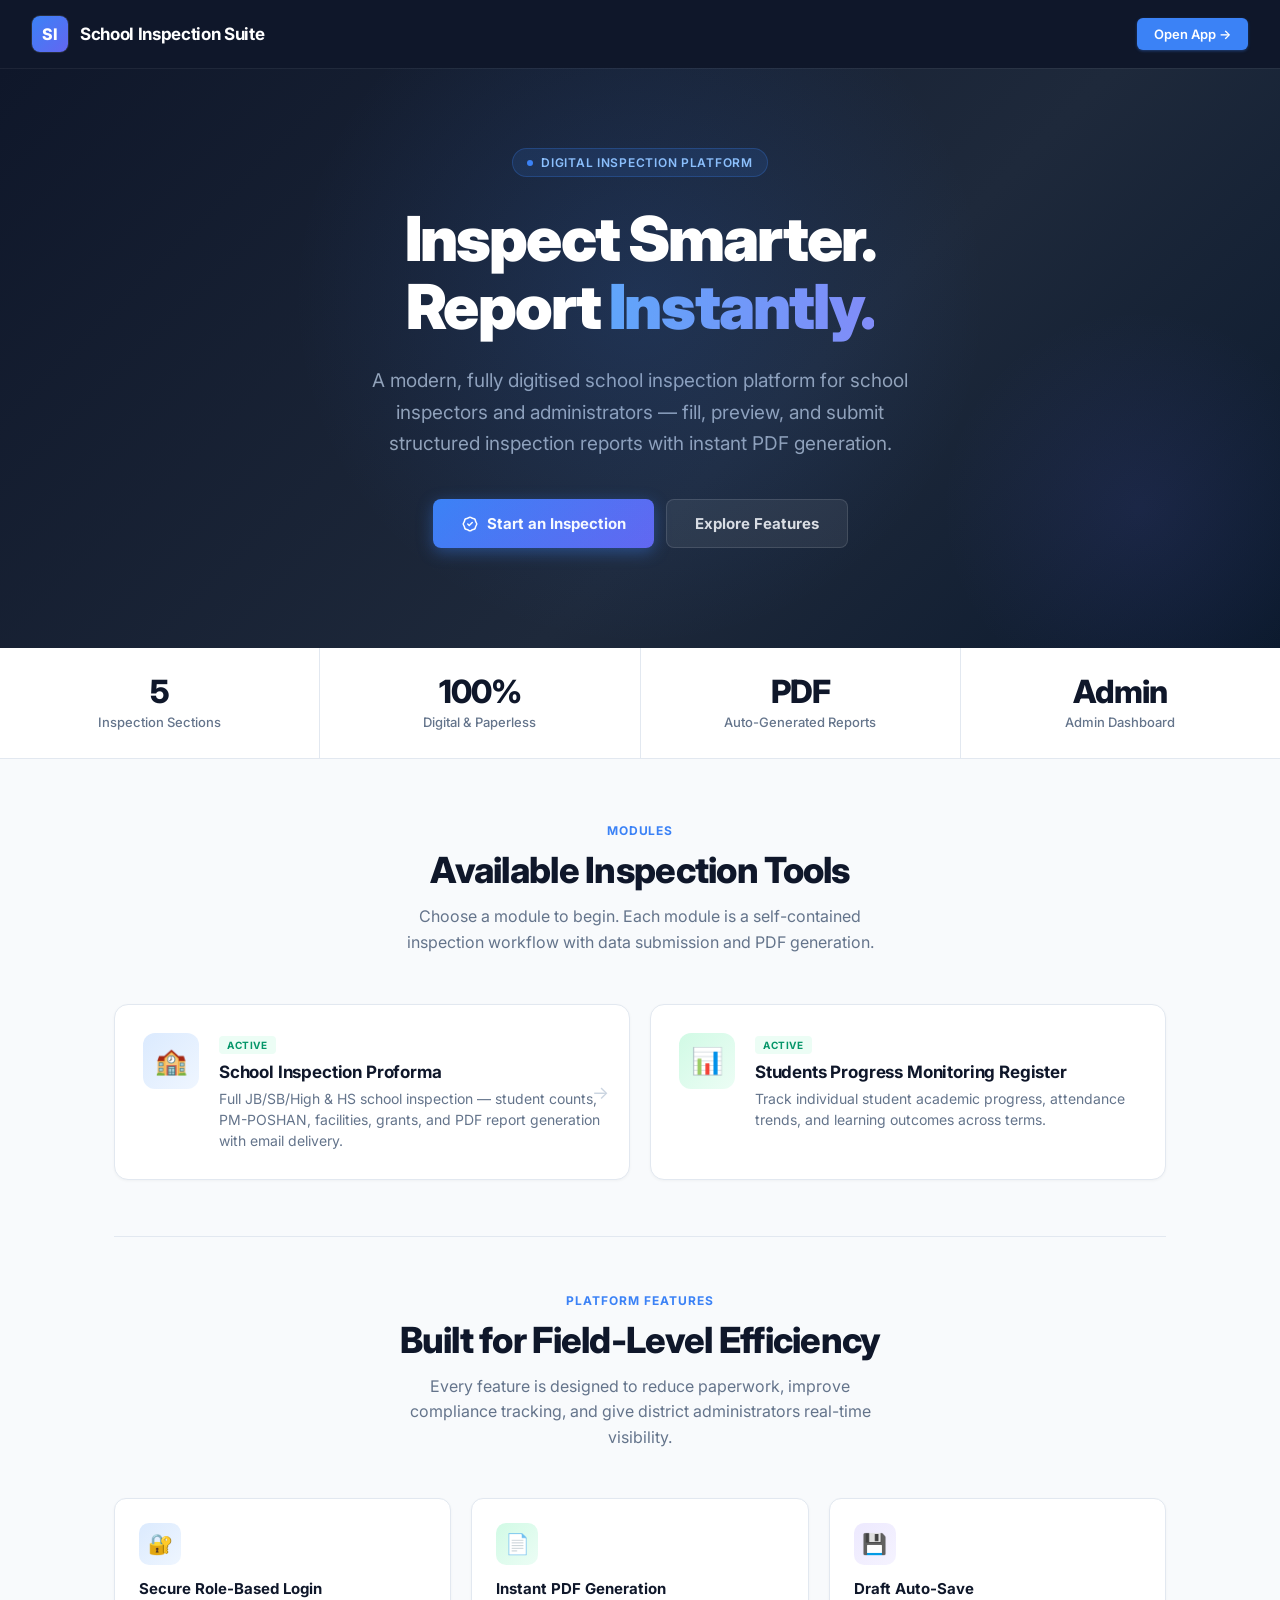
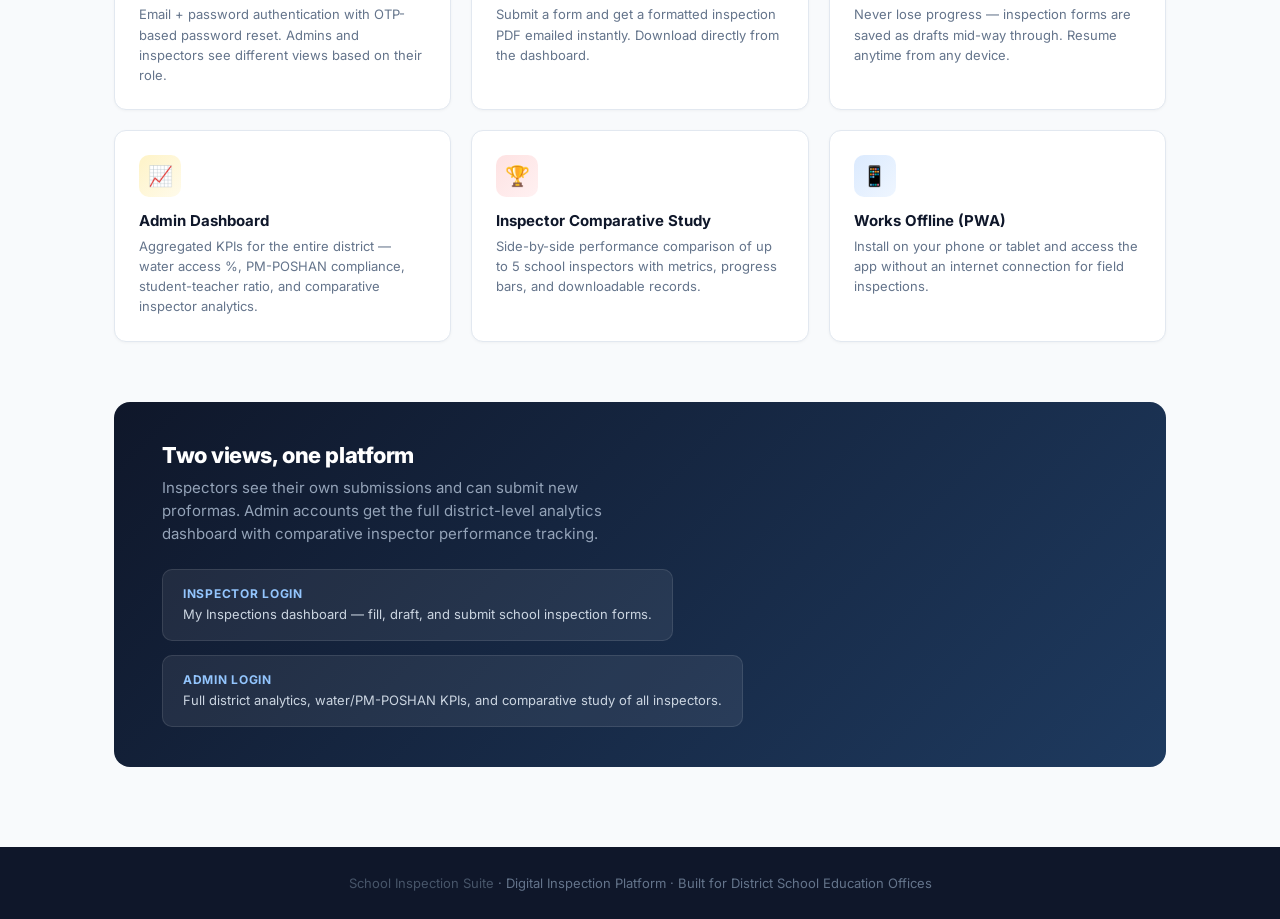
<file: index.html>
<!DOCTYPE html>
<html lang="en">
<head>
  <meta charset="UTF-8">
  <meta name="viewport" content="width=device-width, initial-scale=1">
  <title>School Inspection Suite | Digital Inspection Platform</title>
  <meta name="description" content="A modern, digitised school inspection platform for school inspectors and district administrators — fill, preview, and submit inspection proformas with PDF generation.">
  <meta name="theme-color" content="#0f172a">
  <link rel="manifest" href="manifest.json">
  <link rel="apple-touch-icon" href="icons/apple-touch-icon.png">
  <link rel="icon" href="icons/icon-192.png">
  <link rel="preconnect" href="https://fonts.googleapis.com">
  <link rel="preconnect" href="https://fonts.gstatic.com" crossorigin>
  <link href="https://fonts.googleapis.com/css2?family=Inter:wght@300;400;500;600;700;800;900&display=swap" rel="stylesheet">
  <style>
    :root {
      --accent: #3b82f6;
      --accent-dark: #1d4ed8;
      --accent-light: #eff6ff;
      --success: #10b981;
      --warning: #f59e0b;
      --border: #e2e8f0;
      --text-main: #0f172a;
      --text-sub: #64748b;
    }

    * { box-sizing: border-box; margin: 0; padding: 0; }

    body {
      font-family: 'Inter', system-ui, -apple-system, sans-serif;
      background: #f8fafc;
      color: var(--text-main);
      -webkit-font-smoothing: antialiased;
      min-height: 100vh;
    }

    /* ─── TOPBAR ─── */
    .topbar {
      background: #0f172a;
      padding: 16px 32px;
      display: flex;
      justify-content: space-between;
      align-items: center;
      position: sticky;
      top: 0;
      z-index: 100;
      box-shadow: 0 1px 0 rgba(255,255,255,0.06);
    }
    .topbar-brand { display: flex; align-items: center; gap: 12px; }
    .topbar-icon {
      width: 36px; height: 36px;
      background: linear-gradient(135deg, #3b82f6, #6366f1);
      border-radius: 8px;
      display: flex; align-items: center; justify-content: center;
      font-weight: 800; font-size: 16px; color: white;
      box-shadow: 0 0 0 1px rgba(255,255,255,0.1);
    }
    .topbar-name { color: white; font-weight: 700; font-size: 17px; letter-spacing: -0.02em; }
    .topbar-actions { display: flex; align-items: center; gap: 12px; }
    .btn-nav {
      background: rgba(255,255,255,0.08);
      color: rgba(255,255,255,0.8);
      border: 1px solid rgba(255,255,255,0.12);
      padding: 7px 16px;
      border-radius: 6px;
      font-size: 13px;
      font-weight: 600;
      font-family: inherit;
      cursor: pointer;
      text-decoration: none;
      transition: all 0.15s ease;
      display: inline-block;
    }
    .btn-nav:hover { background: rgba(255,255,255,0.14); color: white; }
    .btn-nav.primary {
      background: var(--accent);
      border-color: transparent;
      color: white;
      box-shadow: 0 1px 3px rgba(59,130,246,0.4);
    }
    .btn-nav.primary:hover { background: var(--accent-dark); box-shadow: 0 4px 12px rgba(59,130,246,0.4); transform: translateY(-1px); }

    /* ─── HERO SECTION ─── */
    .hero {
      background: linear-gradient(135deg, #0f172a 0%, #1e293b 60%, #0c1a2e 100%);
      padding: 80px 32px 100px;
      text-align: center;
      position: relative;
      overflow: hidden;
    }
    .hero::before {
      content: '';
      position: absolute;
      top: -120px; left: 50%; transform: translateX(-50%);
      width: 700px; height: 700px;
      background: radial-gradient(ellipse, rgba(59,130,246,0.15) 0%, transparent 70%);
      pointer-events: none;
    }
    .hero::after {
      content: '';
      position: absolute;
      bottom: -60px; right: -60px;
      width: 400px; height: 400px;
      background: radial-gradient(ellipse, rgba(99,102,241,0.1) 0%, transparent 70%);
      pointer-events: none;
    }
    .hero-badge {
      display: inline-flex;
      align-items: center;
      gap: 8px;
      background: rgba(59,130,246,0.12);
      border: 1px solid rgba(59,130,246,0.25);
      color: #93c5fd;
      font-size: 12px;
      font-weight: 600;
      letter-spacing: 0.06em;
      text-transform: uppercase;
      padding: 6px 14px;
      border-radius: 20px;
      margin-bottom: 28px;
    }
    .hero-badge::before {
      content: '';
      width: 6px; height: 6px;
      border-radius: 50%;
      background: #3b82f6;
      animation: pulse-dot 2s infinite;
    }
    @keyframes pulse-dot {
      0%, 100% { opacity: 1; transform: scale(1); }
      50% { opacity: 0.5; transform: scale(0.8); }
    }
    .hero h1 {
      font-size: clamp(36px, 6vw, 62px);
      font-weight: 900;
      color: white;
      line-height: 1.1;
      letter-spacing: -0.03em;
      margin-bottom: 24px;
      position: relative;
    }
    .hero h1 .highlight {
      background: linear-gradient(90deg, #60a5fa, #818cf8);
      -webkit-background-clip: text;
      -webkit-text-fill-color: transparent;
      background-clip: text;
    }
    .hero-sub {
      font-size: clamp(15px, 2.5vw, 19px);
      color: #94a3b8;
      max-width: 560px;
      margin: 0 auto 40px;
      line-height: 1.65;
    }
    .hero-cta {
      display: flex;
      gap: 12px;
      justify-content: center;
      flex-wrap: wrap;
    }
    .btn-hero {
      padding: 14px 28px;
      border-radius: 8px;
      font-size: 15px;
      font-weight: 700;
      font-family: inherit;
      cursor: pointer;
      text-decoration: none;
      display: inline-flex;
      align-items: center;
      gap: 8px;
      transition: all 0.2s ease;
      border: none;
    }
    .btn-hero.primary {
      background: linear-gradient(135deg, #3b82f6, #6366f1);
      color: white;
      box-shadow: 0 4px 16px rgba(59,130,246,0.4);
    }
    .btn-hero.primary:hover { transform: translateY(-2px); box-shadow: 0 8px 24px rgba(59,130,246,0.5); }
    .btn-hero.secondary {
      background: rgba(255,255,255,0.07);
      color: rgba(255,255,255,0.85);
      border: 1px solid rgba(255,255,255,0.12);
    }
    .btn-hero.secondary:hover { background: rgba(255,255,255,0.12); color: white; }

    /* ─── STATS STRIP ─── */
    .stats-strip {
      background: white;
      border-bottom: 1px solid var(--border);
      display: flex;
      justify-content: center;
      flex-wrap: wrap;
      gap: 0;
    }
    .stat-item {
      padding: 28px 40px;
      text-align: center;
      border-right: 1px solid var(--border);
      flex: 1;
      min-width: 180px;
    }
    .stat-item:last-child { border-right: none; }
    .stat-value {
      font-size: 32px;
      font-weight: 800;
      color: var(--text-main);
      letter-spacing: -0.03em;
      line-height: 1;
      margin-bottom: 6px;
    }
    .stat-label { font-size: 13px; color: var(--text-sub); font-weight: 500; }

    /* ─── MAIN CONTENT ─── */
    .page-body { max-width: 1100px; margin: 0 auto; padding: 64px 24px 80px; }

    .section-header { text-align: center; margin-bottom: 48px; }
    .section-label {
      font-size: 12px;
      font-weight: 700;
      text-transform: uppercase;
      letter-spacing: 0.08em;
      color: var(--accent);
      margin-bottom: 10px;
    }
    .section-title {
      font-size: clamp(24px, 4vw, 36px);
      font-weight: 800;
      letter-spacing: -0.02em;
      color: var(--text-main);
      margin-bottom: 12px;
    }
    .section-sub { font-size: 16px; color: var(--text-sub); max-width: 500px; margin: 0 auto; line-height: 1.6; }

    /* ─── MODULE CARDS ─── */
    .module-grid { display: grid; grid-template-columns: repeat(auto-fit, minmax(320px, 1fr)); gap: 20px; }
    .module-card {
      background: white;
      border: 1px solid var(--border);
      border-radius: 14px;
      padding: 28px;
      text-decoration: none;
      color: inherit;
      display: flex;
      align-items: flex-start;
      gap: 20px;
      transition: all 0.2s ease;
      box-shadow: 0 1px 3px rgba(0,0,0,0.04);
      position: relative;
      overflow: hidden;
    }
    .module-card::after {
      content: '';
      position: absolute;
      inset: 0;
      background: linear-gradient(135deg, rgba(59,130,246,0.03), transparent);
      opacity: 0;
      transition: opacity 0.2s ease;
    }
    .module-card:hover { transform: translateY(-3px); box-shadow: 0 8px 24px rgba(0,0,0,0.1); border-color: #bfdbfe; }
    .module-card:hover::after { opacity: 1; }
    .module-icon-wrap {
      flex: 0 0 auto;
      width: 56px; height: 56px;
      border-radius: 12px;
      display: flex; align-items: center; justify-content: center;
      font-size: 26px;
    }
    .icon-blue { background: linear-gradient(135deg, #dbeafe, #eff6ff); }
    .icon-green { background: linear-gradient(135deg, #d1fae5, #ecfdf5); }
    .icon-purple { background: linear-gradient(135deg, #ede9fe, #f5f3ff); }
    .module-info { flex: 1; min-width: 0; }
    .module-tag {
      display: inline-block;
      font-size: 10px;
      font-weight: 700;
      text-transform: uppercase;
      letter-spacing: 0.06em;
      padding: 3px 8px;
      border-radius: 4px;
      background: #eff6ff;
      color: var(--accent);
      margin-bottom: 8px;
    }
    .module-tag.new { background: #ecfdf5; color: #059669; }
    .module-info h3 { font-size: 17px; font-weight: 700; margin-bottom: 6px; color: var(--text-main); letter-spacing: -0.01em; }
    .module-info p { font-size: 14px; color: var(--text-sub); line-height: 1.5; }
    .module-arrow {
      position: absolute;
      right: 20px; top: 50%;
      transform: translateY(-50%);
      color: #cbd5e1;
      font-size: 18px;
      transition: all 0.2s ease;
    }
    .module-card:hover .module-arrow { color: var(--accent); transform: translateY(-50%) translateX(3px); }

    /* ─── FEATURE GRID ─── */
    .features-grid {
      display: grid;
      grid-template-columns: repeat(auto-fit, minmax(260px, 1fr));
      gap: 20px;
      margin-top: 0;
    }
    .feature-card {
      background: white;
      border: 1px solid var(--border);
      border-radius: 12px;
      padding: 24px;
      box-shadow: 0 1px 3px rgba(0,0,0,0.04);
    }
    .feature-icon {
      width: 42px; height: 42px;
      border-radius: 10px;
      display: flex; align-items: center; justify-content: center;
      font-size: 20px;
      margin-bottom: 14px;
    }
    .feature-card h4 { font-size: 15px; font-weight: 700; margin-bottom: 6px; color: var(--text-main); }
    .feature-card p { font-size: 13px; color: var(--text-sub); line-height: 1.55; }

    /* ─── DIVIDER ─── */
    .section-divider { height: 1px; background: var(--border); margin: 56px 0; }

    /* ─── ROLE INFO BANNER ─── */
    .role-banner {
      background: linear-gradient(135deg, #0f172a, #1e3a5f);
      border-radius: 16px;
      padding: 40px 48px;
      display: flex;
      justify-content: space-between;
      align-items: center;
      flex-wrap: wrap;
      gap: 24px;
      color: white;
      margin-top: 60px;
    }
    .role-banner h3 { font-size: 22px; font-weight: 800; letter-spacing: -0.02em; margin-bottom: 8px; }
    .role-banner p { font-size: 15px; color: #94a3b8; line-height: 1.55; max-width: 480px; }
    .role-cards { display: flex; gap: 14px; flex-wrap: wrap; }
    .role-card {
      background: rgba(255,255,255,0.07);
      border: 1px solid rgba(255,255,255,0.1);
      border-radius: 10px;
      padding: 16px 20px;
      min-width: 160px;
    }
    .role-card-title { font-size: 12px; font-weight: 700; text-transform: uppercase; letter-spacing: 0.06em; color: #93c5fd; margin-bottom: 4px; }
    .role-card-desc { font-size: 13px; color: #cbd5e1; line-height: 1.45; }

    /* ─── FOOTER ─── */
    footer {
      background: #0f172a;
      color: #64748b;
      text-align: center;
      padding: 28px 24px;
      font-size: 13px;
    }
    footer span { color: #475569; }

    /* ─── PWA INSTALL BUTTON ─── */
    #installBtn {
      background: rgba(255,255,255,0.1);
      border: 1px solid rgba(255,255,255,0.15);
      color: white;
      padding: 7px 14px;
      border-radius: 6px;
      font-size: 12px;
      font-weight: 600;
      cursor: pointer;
      font-family: inherit;
      display: none;
      transition: background 0.15s;
    }
    #installBtn:hover { background: rgba(255,255,255,0.18); }

    @media (max-width: 640px) {
      .hero { padding: 60px 20px 72px; }
      .stat-item { padding: 20px; }
      .stat-value { font-size: 26px; }
      .role-banner { padding: 28px 24px; }
    }
  </style>
</head>
<body>

  <!-- ─── TOPBAR ─── -->
  <header class="topbar">
    <div class="topbar-brand">
      <div class="topbar-icon">SI</div>
      <div class="topbar-name">School Inspection Suite</div>
    </div>
    <div class="topbar-actions">
      <button id="installBtn">⬇ Install App</button>
      <a href="inspection.html" class="btn-nav primary">Open App →</a>
    </div>
  </header>

  <!-- ─── HERO ─── -->
  <section class="hero">
    <div class="hero-badge">Digital Inspection Platform</div>
    <h1>Inspect Smarter.<br>Report <span class="highlight">Instantly.</span></h1>
    <p class="hero-sub">
      A modern, fully digitised school inspection platform for school inspectors and administrators — fill, preview, and submit structured inspection reports with instant PDF generation.
    </p>
    <div class="hero-cta">
      <a href="inspection.html" class="btn-hero primary">
        <svg width="18" height="18" fill="none" stroke="currentColor" viewBox="0 0 24 24"><path stroke-linecap="round" stroke-linejoin="round" stroke-width="2" d="M9 12l2 2 4-4M7.835 4.697a3.42 3.42 0 001.946-.806 3.42 3.42 0 014.438 0 3.42 3.42 0 001.946.806 3.42 3.42 0 013.138 3.138 3.42 3.42 0 00.806 1.946 3.42 3.42 0 010 4.438 3.42 3.42 0 00-.806 1.946 3.42 3.42 0 01-3.138 3.138 3.42 3.42 0 00-1.946.806 3.42 3.42 0 01-4.438 0 3.42 3.42 0 00-1.946-.806 3.42 3.42 0 01-3.138-3.138 3.42 3.42 0 00-.806-1.946 3.42 3.42 0 010-4.438 3.42 3.42 0 00.806-1.946 3.42 3.42 0 013.138-3.138z"/></svg>
        Start an Inspection
      </a>
      <a href="#features" class="btn-hero secondary">Explore Features</a>
    </div>
  </section>

  <!-- ─── STATS STRIP ─── -->
  <div class="stats-strip">
    <div class="stat-item">
      <div class="stat-value">5</div>
      <div class="stat-label">Inspection Sections</div>
    </div>
    <div class="stat-item">
      <div class="stat-value">100%</div>
      <div class="stat-label">Digital & Paperless</div>
    </div>
    <div class="stat-item">
      <div class="stat-value">PDF</div>
      <div class="stat-label">Auto-Generated Reports</div>
    </div>
    <div class="stat-item">
      <div class="stat-value">Admin</div>
      <div class="stat-label">Admin Dashboard</div>
    </div>
  </div>

  <!-- ─── MAIN BODY ─── -->
  <main class="page-body">

    <!-- MODULES -->
    <div class="section-header">
      <div class="section-label">Modules</div>
      <h2 class="section-title">Available Inspection Tools</h2>
      <p class="section-sub">Choose a module to begin. Each module is a self-contained inspection workflow with data submission and PDF generation.</p>
    </div>

    <div class="module-grid" id="moduleGrid">
      <a class="module-card" href="inspection.html">
        <div class="module-icon-wrap icon-blue">🏫</div>
        <div class="module-info">
          <span class="module-tag new">Active</span>
          <h3>School Inspection Proforma</h3>
          <p>Full JB/SB/High & HS school inspection — student counts, PM-POSHAN, facilities, grants, and PDF report generation with email delivery.</p>
        </div>
        <div class="module-arrow">→</div>
      </a>

<a class="module-card" href="progress.html">
  <div class="module-icon-wrap icon-green">📊</div>
  <div class="module-info">
    <span class="module-tag new">Active</span>
    <h3>Students Progress Monitoring Register</h3>
    <p>Track individual student academic progress, attendance trends, and learning outcomes across terms.</p>
  </div>
</a>
    </div>

    <div class="section-divider"></div>

    <!-- FEATURES -->
    <div id="features">
      <div class="section-header">
        <div class="section-label">Platform Features</div>
        <h2 class="section-title">Built for Field-Level Efficiency</h2>
        <p class="section-sub">Every feature is designed to reduce paperwork, improve compliance tracking, and give district administrators real-time visibility.</p>
      </div>

      <div class="features-grid">
        <div class="feature-card">
          <div class="feature-icon icon-blue">🔐</div>
          <h4>Secure Role-Based Login</h4>
          <p>Email + password authentication with OTP-based password reset. Admins and inspectors see different views based on their role.</p>
        </div>
        <div class="feature-card">
          <div class="feature-icon icon-green">📄</div>
          <h4>Instant PDF Generation</h4>
          <p>Submit a form and get a formatted inspection PDF emailed instantly. Download directly from the dashboard.</p>
        </div>
        <div class="feature-card">
          <div class="feature-icon icon-purple">💾</div>
          <h4>Draft Auto-Save</h4>
          <p>Never lose progress — inspection forms are saved as drafts mid-way through. Resume anytime from any device.</p>
        </div>
        <div class="feature-card">
          <div class="feature-icon" style="background: linear-gradient(135deg, #fef3c7, #fffbeb);">📈</div>
          <h4>Admin Dashboard</h4>
          <p>Aggregated KPIs for the entire district — water access %, PM-POSHAN compliance, student-teacher ratio, and comparative inspector analytics.</p>
        </div>
        <div class="feature-card">
          <div class="feature-icon" style="background: linear-gradient(135deg, #fee2e2, #fff1f2);">🏆</div>
          <h4>Inspector Comparative Study</h4>
          <p>Side-by-side performance comparison of up to 5 school inspectors with metrics, progress bars, and downloadable records.</p>
        </div>
        <div class="feature-card">
          <div class="feature-icon" style="background: linear-gradient(135deg, #dbeafe, #eff6ff);">📱</div>
          <h4>Works Offline (PWA)</h4>
          <p>Install on your phone or tablet and access the app without an internet connection for field inspections.</p>
        </div>
      </div>
    </div>

    <!-- ROLE BANNER -->
    <div class="role-banner">
      <div>
        <h3>Two views, one platform</h3>
        <p>Inspectors see their own submissions and can submit new proformas. Admin accounts get the full district-level analytics dashboard with comparative inspector performance tracking.</p>
      </div>
      <div class="role-cards">
        <div class="role-card">
          <div class="role-card-title">Inspector Login</div>
          <div class="role-card-desc">My Inspections dashboard — fill, draft, and submit school inspection forms.</div>
        </div>
        <div class="role-card">
          <div class="role-card-title">Admin Login</div>
          <div class="role-card-desc">Full district analytics, water/PM-POSHAN KPIs, and comparative study of all inspectors.</div>
        </div>
      </div>
    </div>

  </main>

  <!-- ─── FOOTER ─── -->
  <footer>
    <span>School Inspection Suite</span> · Digital Inspection Platform · Built for District School Education Offices
  </footer>

  <script src="home.js"></script>
</body>
</html>
</file>
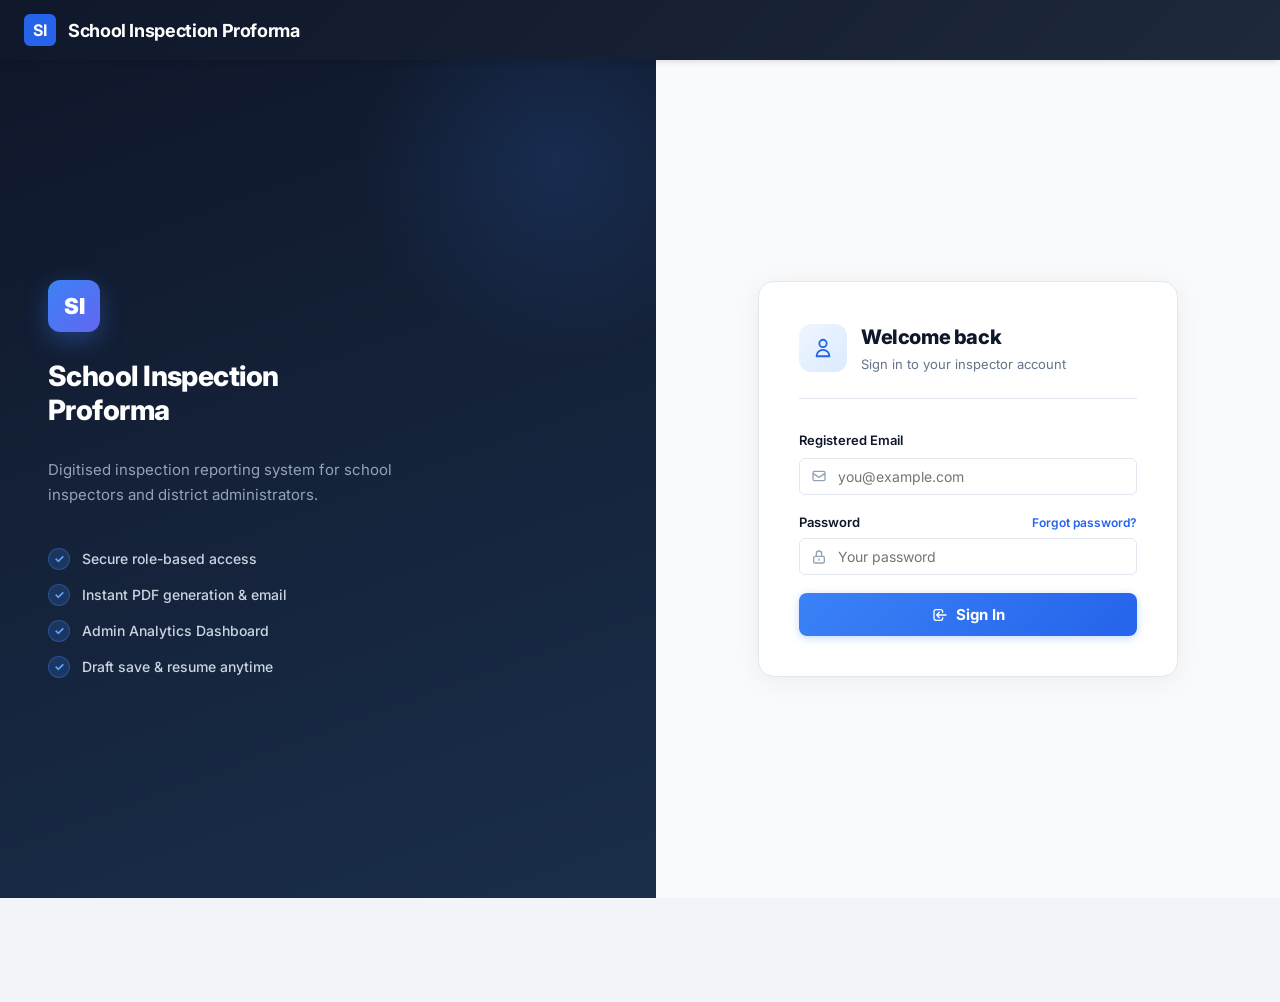
<file: inspection.html>
<!DOCTYPE html>
<html>
<head>
  <meta charset="UTF-8">
  <meta name="viewport" content="width=device-width, initial-scale=1">
  <title>School Inspection Proforma</title>
  <meta name="theme-color" content="#1a5276">
  <link rel="manifest" href="manifest.json">
  <link rel="apple-touch-icon" href="icons/apple-touch-icon.png">
  <link rel="icon" href="icons/icon-192.png">
  <link rel="stylesheet" href="styles.css">
  <script>
    if ('serviceWorker' in navigator) {
      window.addEventListener('load', function () {
        navigator.serviceWorker.register('sw.js').catch(function (err) {
          console.warn('Service worker registration failed:', err);
        });
      });
    }
  </script>
</head>
<body>
  <div id="app">
    <header class="topbar">
      <div class="topbar-brand">
        <a href="index.html" class="topbar-icon" style="text-decoration:none;">SI</a>
        <a href="index.html" class="topbar-title" style="color:inherit; text-decoration:none;">School Inspection Proforma</a>
      </div>
      <div class="topbar-user" id="userBadge" style="display:none;">
        <span id="userName" class="user-badge-pill"></span>
        <span id="userRoleBadge" class="role-pill"></span>
        <button class="btn-link" id="logoutBtn">Logout</button>
      </div>
    </header>

    <main id="main" style="margin:0; padding:0; max-width:none;">
<div id="view-login" class="view active">
  <div class="login-outer">
    <!-- Left Branding Panel -->
    <div class="login-panel-left">
      <div class="login-brand-icon">SI</div>
      <h2 class="login-brand-title">School Inspection<br>Proforma</h2>
      <p class="login-brand-sub">Digitised inspection reporting system for school inspectors and district administrators.</p>
      <div class="login-feature-list">
        <div class="login-feature-item">
          <div class="lfi-icon">✓</div>
          <div>Secure role-based access</div>
        </div>
        <div class="login-feature-item">
          <div class="lfi-icon">✓</div>
          <div>Instant PDF generation & email</div>
        </div>
        <div class="login-feature-item">
          <div class="lfi-icon">✓</div>
          <div>Admin Analytics Dashboard</div>
        </div>
        <div class="login-feature-item">
          <div class="lfi-icon">✓</div>
          <div>Draft save & resume anytime</div>
        </div>
      </div>
    </div>

    <!-- Right Login Form Panel -->
    <div class="login-panel-right">
      <div class="login-form-card">
        <div class="login-form-header">
          <div class="login-form-icon">
            <svg width="22" height="22" fill="none" stroke="currentColor" viewBox="0 0 24 24"><path stroke-linecap="round" stroke-linejoin="round" stroke-width="2" d="M16 7a4 4 0 11-8 0 4 4 0 018 0zM12 14a7 7 0 00-7 7h14a7 7 0 00-7-7z"/></svg>
          </div>
          <div>
            <h2 class="login-form-title">Welcome back</h2>
            <p class="login-form-sub" id="loginFormSubtitle">Sign in to your inspector account</p>
          </div>
        </div>

        <!-- PRIMARY: email + password -->
        <div id="loginPasswordStep">
          <div class="form-group">
            <label>Registered Email</label>
            <div class="input-icon-wrap">
              <svg class="input-icon" width="16" height="16" fill="none" stroke="currentColor" viewBox="0 0 24 24"><path stroke-linecap="round" stroke-linejoin="round" stroke-width="2" d="M3 8l7.89 5.26a2 2 0 002.22 0L21 8M5 19h14a2 2 0 002-2V7a2 2 0 00-2-2H5a2 2 0 00-2 2v10a2 2 0 002 2z"/></svg>
              <input type="email" id="loginEmail" placeholder="you@example.com" autocomplete="email">
            </div>
          </div>
          <div class="form-group">
            <div style="display:flex; justify-content:space-between; align-items:center;">
              <label style="margin:0;">Password</label>
              <button class="forgot-link" id="showResetBtn" type="button">Forgot password?</button>
            </div>
            <div class="input-icon-wrap" style="margin-top:6px;">
              <svg class="input-icon" width="16" height="16" fill="none" stroke="currentColor" viewBox="0 0 24 24"><path stroke-linecap="round" stroke-linejoin="round" stroke-width="2" d="M12 15v2m-6 4h12a2 2 0 002-2v-6a2 2 0 00-2-2H6a2 2 0 00-2 2v6a2 2 0 002 2zm10-10V7a4 4 0 00-8 0v4h8z"/></svg>
              <input type="password" id="loginPassword" placeholder="Your password" autocomplete="current-password">
            </div>
          </div>
          <button class="btn btn-login" id="loginBtn">
            <svg width="16" height="16" fill="none" stroke="currentColor" viewBox="0 0 24 24"><path stroke-linecap="round" stroke-linejoin="round" stroke-width="2" d="M11 16l-4-4m0 0l4-4m-4 4h14m-5 4v1a3 3 0 01-3 3H6a3 3 0 01-3-3V7a3 3 0 013-3h7a3 3 0 013 3v1"/></svg>
            Sign In
          </button>
        </div>

        <!-- RESET FLOW: step 1 (send code) -->
        <div id="resetStep1" style="display:none;">
          <p class="hint-box">
            <svg width="15" height="15" fill="none" stroke="currentColor" viewBox="0 0 24 24"><path stroke-linecap="round" stroke-linejoin="round" stroke-width="2" d="M13 16h-1v-4h-1m1-4h.01M21 12a9 9 0 11-18 0 9 9 0 0118 0z"/></svg>
            First time here, or forgot your password? We'll email you a verification code.
          </p>
          <div class="form-group">
            <label>Registered Email</label>
            <input type="email" id="resetEmail" placeholder="you@example.com">
          </div>
          <button class="btn btn-login" id="sendResetOtpBtn">Send Verification Code</button>
          <button class="btn btn-ghost" id="backToLoginBtn1">← Back to Sign In</button>
        </div>

        <!-- RESET FLOW: step 2 (enter code + new password) -->
        <div id="resetStep2" style="display:none;">
          <p class="hint-box">
            Enter the 6-digit code sent to <strong id="resetEmailDisplay"></strong>, and choose a new password.
          </p>
          <div class="form-group">
            <label>Verification Code</label>
            <input type="text" id="resetOtpInput" maxlength="6" placeholder="123456" style="letter-spacing:0.3em; font-size:20px; text-align:center;">
          </div>
          <div class="form-group">
            <label>New Password</label>
            <input type="password" id="resetNewPassword" placeholder="At least 6 characters">
          </div>
          <div class="form-group">
            <label>Confirm New Password</label>
            <input type="password" id="resetConfirmPassword" placeholder="Re-enter password">
          </div>
          <button class="btn btn-login" id="setPasswordBtn">Set New Password</button>
          <button class="btn btn-ghost" id="backToLoginBtn2">← Back to Sign In</button>
        </div>

        <div id="loginMsg"></div>
      </div>
    </div>
  </div>
</div>

<!-- Top Sub-Navigation Bar for Dashboard Modes -->
<div id="dashboardNav" class="nav-tabs-bar" style="display:none;">
  <div class="nav-tab-item active" id="tabMyInspections" onclick="switchDashboardTab('my')">
    <svg width="16" height="16" fill="none" stroke="currentColor" viewBox="0 0 24 24"><path stroke-linecap="round" stroke-linejoin="round" stroke-width="2" d="M9 12h6m-6 4h6m2 5H7a2 2 0 01-2-2V5a2 2 0 012-2h5.586a1 1 0 01.707.293l5.414 5.414a1 1 0 01.293.707V19a2 2 0 01-2 2z"></path></svg>
    My Inspections
  </div>
  <div class="nav-tab-item" id="tabAdminDashboard" onclick="switchDashboardTab('admin')">
    <svg width="16" height="16" fill="none" stroke="currentColor" viewBox="0 0 24 24"><path stroke-linecap="round" stroke-linejoin="round" stroke-width="2" d="M9 19v-6a2 2 0 00-2-2H5a2 2 0 00-2 2v6a2 2 0 002 2h2a2 2 0 002-2zm0 0V9a2 2 0 012-2h2a2 2 0 012 2v10m-6 0a2 2 0 002 2h2a2 2 0 002-2m0 0V5a2 2 0 012-2h2a2 2 0 012 2v14a2 2 0 01-2 2h-2a2 2 0 01-2-2z"></path></svg>
    <span id="tabAdminDashboardLabel">Dashboard &amp; Comparative Study</span>
  </div>
</div>

<div class="content-wrap">
<!-- VIEW 1: MY INSPECTIONS (Inspector View) -->
<div id="view-dashboard" class="view">
  <div class="card">
    <div class="top-actions">
      <div>
        <h2 style="margin:0;">My Inspection Submissions</h2>
        <span class="kpi-sub">Track and manage your submitted &amp; draft school inspection reports</span>
      </div>
      <button class="btn" id="newFormBtn">+ New Inspection</button>
    </div>
    <div id="dashboardMsg"></div>
    <table class="dash-table" id="dashboardTable">
      <thead>
        <tr><th>School Name</th><th>Inspection Date</th><th>Status</th><th>Last Updated</th><th>Actions</th></tr>
      </thead>
      <tbody id="dashboardBody"></tbody>
    </table>
  </div>
</div>

<!-- VIEW 2: ADMIN / BLOCK DASHBOARD & COMPARATIVE STUDY -->
<div id="view-admin-dashboard" class="view">
  <div class="kpi-sub" id="dashboardScopeLabel" style="margin-bottom:14px; font-size:14px;"></div>
  <!-- Top KPI Cards Row -->
  <div class="kpi-grid">
    <div class="kpi-card water">
      <div class="kpi-title">Drinking Water Access</div>
      <div class="kpi-value" id="kpiWaterPct">0%</div>
      <div class="kpi-sub" id="kpiWaterSub">0 of 0 schools inspected</div>
    </div>
    <div class="kpi-card pmposhan">
      <div class="kpi-title">PM-POSHAN Compliance</div>
      <div class="kpi-value" id="kpiPmPoshanPct">0%</div>
      <div class="kpi-sub" id="kpiPmPoshanSub">Officer tasting &amp; menu display</div>
    </div>
    <div class="kpi-card students">
      <div class="kpi-title">Avg Student Attendance</div>
      <div class="kpi-value" id="kpiAttendancePct">0%</div>
      <div class="kpi-sub" id="kpiAttendanceSub">0 Total Students Enrolled</div>
    </div>
    <div class="kpi-card teachers">
      <div class="kpi-title">Student-Teacher Ratio</div>
      <div class="kpi-value" id="kpiSTR">0:1</div>
      <div class="kpi-sub" id="kpiTeachersSub">0 Total Teachers Posted</div>
    </div>
  </div>

  <!-- Inspector Comparative Study Section -->
  <div class="card">
    <div class="comp-section-header">
      <div>
        <h2>Comparative Study of School Inspectors</h2>
        <div class="kpi-sub">Analyze &amp; compare performance metrics across inspectors. Select inspectors to compare below.</div>
      </div>
      <div class="comp-inspector-selector" id="compInspectorSelector">
        <!-- Dynamic chips generated by JS -->
      </div>
    </div>

    <!-- 5 Inspector Side-by-Side Cards Grid -->
    <div class="comp-cards-grid" id="compCardsGrid">
      <!-- Generated dynamically -->
    </div>

    <!-- Comparative Table -->
    <h3>Inspector Performance Matrix</h3>
    <table class="dash-table" id="compTable">
      <thead>
        <tr>
          <th>Inspector Name</th>
          <th>Inspections</th>
          <th>Water Access %</th>
          <th>PM-POSHAN Compliance</th>
          <th>Avg Attendance %</th>
          <th>Student-Teacher Ratio</th>
          <th>Actions</th>
        </tr>
      </thead>
      <tbody id="compTableBody"></tbody>
    </table>
  </div>

  <!-- Detailed Feature Trackers Grid -->
  <div class="row">
    <!-- Drinking Water & Sanitation Card -->
    <div style="flex:1; min-width:320px;">
      <div class="card">
        <h3>Drinking Water &amp; Toilet Facilities</h3>
        <div id="waterTrackerBody">
          <!-- Rendered dynamically -->
        </div>
      </div>
    </div>

    <!-- PM POSHAN Status Card -->
    <div style="flex:1; min-width:320px;">
      <div class="card">
        <h3>PM-POSHAN Scheme Details</h3>
        <div id="pmPoshanTrackerBody">
          <!-- Rendered dynamically -->
        </div>
      </div>
    </div>
  </div>

  <!-- Master Submissions Directory Card -->
  <div class="card">
    <div class="top-actions">
      <h2 id="masterTableTitle">District Master Inspection Records</h2>
      <div class="filter-bar" style="margin:0;">
        <input type="text" id="adminSearchInput" placeholder="Search school or inspector..." oninput="filterAdminMasterTable()">
        <select id="adminStatusFilter" onchange="filterAdminMasterTable()">
          <option value="">All Statuses</option>
          <option value="Submitted">Submitted</option>
          <option value="Draft">Draft</option>
        </select>
        <select id="adminInspectorFilter" onchange="filterAdminMasterTable()">
          <option value="">All Inspectors</option>
        </select>
      </div>
    </div>
    <div id="adminMasterMsg"></div>
    <table class="dash-table" id="adminMasterTable">
      <thead>
        <tr>
          <th>School Name</th>
          <th>Inspector</th>
          <th id="masterTableBlockHeader" style="display:none;">Block</th>
          <th>Inspection Date</th>
          <th>Water</th>
          <th>PM-POSHAN</th>
          <th>Status</th>
          <th>Actions</th>
        </tr>
      </thead>
      <tbody id="adminMasterBody"></tbody>
    </table>
  </div>
</div>

<div id="view-form" class="view">
  <div class="card">
    <div class="top-actions">
      <h2 style="margin:0;" id="formTitle">Inspection Form</h2>
      <button class="btn btn-secondary" id="backToDashBtn">&larr; Back to Dashboard</button>
    </div>

    <div class="tabs">
      <button class="tab-btn active" data-part="1">1. Basic Info</button>
      <button class="tab-btn" data-part="2">2. Attendance</button>
      <button class="tab-btn" data-part="3">3. Facilities &amp; Grants</button>
      <button class="tab-btn" data-part="4">4. PM-POSHAN</button>
      <button class="tab-btn" data-part="5">5. Overall &amp; Signature</button>
    </div>

    <div id="formMsg"></div>

    <!-- PART 1: BASIC INFO -->
    <div class="part active" id="part-1">
      <h3>School &amp; Staff Details</h3>
      <div class="row">
        <div><label>1. Name of School with Location</label>
          <input type="text" id="f_schoolName">
            <button type="button" id="btnGetLocation" class="btn btn-small">Get Location</button>
            <div id="gpsInfo" style="font-size:0.9em; color:#555; margin-top:4px;">Location not captured</div>
        </div>
        <input type="hidden" id="f_schoolLat" />
        <input type="hidden" id="f_schoolLng" />
        <div><label>Date of Inspection</label><input type="date" id="f_inspectionDate"></div>
      </div>
      <div class="row">
        <div><label>2. Name of the Inspectorate</label><input type="text" id="f_inspectorate"></div>
        <div><label>3. Name of HM / Teacher In-Charge</label><input type="text" id="f_hmName"></div>
      </div>

      <label>4. Total number of Teachers &amp; Students posted in the School</label>
      <table class="data-table">
        <thead><tr><th></th><th>Pry</th><th>Upp Pry</th><th>High</th><th>HS</th></tr></thead>
        <tbody>
          <tr><td>Student</td>
            <td><input type="number" id="f_pryStudent"></td>
            <td><input type="number" id="f_uppryStudent"></td>
            <td><input type="number" id="f_highStudent"></td>
            <td><input type="number" id="f_hsStudent"></td>
          </tr>
          <tr><td>Teacher</td>
            <td><input type="number" id="f_pryTeacher"></td>
            <td><input type="number" id="f_uppryTeacher"></td>
            <td><input type="number" id="f_highTeacher"></td>
            <td><input type="number" id="f_hsTeacher"></td>
          </tr>
        </tbody>
      </table>

      <label>5. No. of other staff posted in the School</label>
      <input type="number" id="f_otherStaff">

      <label>6. No. &amp; name(s) of Teaching staff found absent on the day of visit</label>
      <table class="data-table">
        <thead><tr><th style="width:5%">Sl.No.</th><th>Name &amp; Designation</th><th>Leave sanctioned? Register entry made?</th><th>Remarks</th><th></th></tr></thead>
        <tbody id="absentRowsBody"></tbody>
      </table>
      <button class="btn btn-small btn-secondary" id="addAbsentRowBtn">+ Add Row</button>
    </div>

    <!-- PART 2: ATTENDANCE -->
    <div class="part" id="part-2">
      <h3>7. Attendance of Students on the Day of Inspection</h3>
      <table class="data-table">
        <thead><tr><th>Class</th><th>Total Students</th><th>Present on Day of Inspection</th></tr></thead>
        <tbody id="attendanceRowsBody"></tbody>
        <tfoot>
          <tr><td><strong>Grand Total</strong></td>
            <td><input type="number" id="f_grandTotal" readonly></td>
            <td><input type="number" id="f_grandPresent" readonly></td>
          </tr>
        </tfoot>
      </table>
    </div>

    <!-- PART 3: FACILITIES & GRANTS -->
    <div class="part" id="part-3">
      <h3>Water, Toilet &amp; Stipend/Scholarship</h3>

      <label>8. Is functional water source available?</label>
      <div class="yesno" id="f_waterAvailable_group">
        <label><input type="radio" name="waterAvailable" value="Yes"> Yes</label>
        <label><input type="radio" name="waterAvailable" value="No"> No</label>
      </div>
      <label>If yes, type of source</label>
      <select id="f_waterType">
        <option value="">-- select --</option>
        <option>Piped water</option><option>Tube well</option><option>Katcha well</option><option>Pacca well</option>
      </select>

      <div class="row">
        <div>
          <label>9. Functional toilet facility available?</label>
          <div class="yesno" id="f_toiletAvailable_group"><label><input type="radio" name="toiletAvailable" value="Yes"> Yes</label><label><input type="radio" name="toiletAvailable" value="No"> No</label></div>
        </div>
        <div>
          <label>Whether cleaning is done?</label>
          <div class="yesno" id="f_toiletCleaned_group"><label><input type="radio" name="toiletCleaned" value="Yes"> Yes</label><label><input type="radio" name="toiletCleaned" value="No"> No</label></div>
        </div>
        <div>
          <label>Water facility available inside toilet?</label>
          <div class="yesno" id="f_toiletWater_group"><label><input type="radio" name="toiletWater" value="Yes"> Yes</label><label><input type="radio" name="toiletWater" value="No"> No</label></div>
        </div>
      </div>

      <h3>10. Regarding Stipend / Scholarship</h3>
      <label>A) Dress Grant for SC/ST girls? (check APR/Register)</label>
      <div class="yesno" id="f_dressGrant_group"><label><input type="radio" name="dressGrant" value="Yes"> Yes</label><label><input type="radio" name="dressGrant" value="No"> No</label></div>

      <label>B) Pre-metric Scholarship (VI-VIII)? (check APR/Register)</label>
      <div class="yesno" id="f_premetric_group"><label><input type="radio" name="premetric" value="Yes"> Yes</label><label><input type="radio" name="premetric" value="No"> No</label></div>

      <label>C) Composite School grant utilized?</label>
      <div class="yesno" id="f_compositeUtilized_group"><label><input type="radio" name="compositeUtilized" value="Yes"> Yes</label><label><input type="radio" name="compositeUtilized" value="No"> No</label></div>
      <div class="row">
        <div><label>Total grant received</label><input type="number" id="f_compositeReceived"></div>
        <div><label>Amount spent</label><input type="number" id="f_compositeSpent"></div>
      </div>

      <label>D) Others grant utilized?</label>
      <div class="yesno" id="f_othersUtilized_group"><label><input type="radio" name="othersUtilized" value="Yes"> Yes</label><label><input type="radio" name="othersUtilized" value="No"> No</label></div>
      <div class="row">
        <div><label>Total grant received</label><input type="number" id="f_othersReceived"></div>
        <div><label>Amount spent</label><input type="number" id="f_othersSpent"></div>
      </div>

      <h3>Bicycles, Books &amp; Infrastructure</h3>
      <label>11. Are bicycles for eligible girl-students distributed?</label>
      <div class="yesno" id="f_bicycleDistributed_group"><label><input type="radio" name="bicycleDistributed" value="Yes"> Yes</label><label><input type="radio" name="bicycleDistributed" value="No"> No</label></div>
      <div class="row">
        <div><label>Nos. of eligible girl-children</label><input type="number" id="f_eligibleGirls"></div>
        <div><label>Nos. of bicycles distributed</label><input type="number" id="f_bicyclesDistributed"></div>
      </div>

      <label>12. Whether free text book supplied to students of all classes?</label>
      <div class="yesno" id="f_textbookSupplied_group"><label><input type="radio" name="textbookSupplied" value="Yes"> Yes</label><label><input type="radio" name="textbookSupplied" value="No"> No</label></div>

      <label>13. Whether Electricity connection is available?</label>
      <div class="yesno" id="f_electricity_group"><label><input type="radio" name="electricity" value="Yes"> Yes</label><label><input type="radio" name="electricity" value="No"> No</label></div>

      <label>14. Number of Computers available (other than ICT Lab)</label>
      <input type="number" id="f_computers">

      <label>15. Whether ICT Lab is available?</label>
      <div class="yesno" id="f_ictLab_group"><label><input type="radio" name="ictLab" value="Yes"> Yes</label><label><input type="radio" name="ictLab" value="No"> No</label></div>
      <label>If Yes, status</label>
      <textarea id="f_ictLabStatus"></textarea>

      <label>16. Whether Vocational Education System available?</label>
      <div class="yesno" id="f_vocational_group"><label><input type="radio" name="vocational" value="Yes"> Yes</label><label><input type="radio" name="vocational" value="No"> No</label></div>
      <label>If Yes, status</label>
      <textarea id="f_vocationalStatus"></textarea>

      <h3>SMC &amp; Classroom Inspection</h3>
      <label>17. Whether SMC meetings held regularly?</label>
      <div class="yesno" id="f_smcRegular_group"><label><input type="radio" name="smcRegular" value="Yes"> Yes</label><label><input type="radio" name="smcRegular" value="No"> No</label></div>
      <div class="row">
        <div><label>No. of meetings held (current academic year)</label><input type="number" id="f_smcCount"></div>
      </div>
      <label>Observations on issues discussed in SMC</label>
      <textarea id="f_smcObservation"></textarea>

      <label>18. Details of Class room inspection with comments</label>
      <div id="classroomCommentsBody"></div>
      <button class="btn btn-small btn-secondary" id="addClassroomCommentBtn">+ Add Comment</button>

      <label>19. Whether issues detected during previous inspection resolved?</label>
      <div class="yesno" id="f_prevIssuesResolved_group"><label><input type="radio" name="prevIssuesResolved" value="Yes"> Yes</label><label><input type="radio" name="prevIssuesResolved" value="No"> No</label></div>
      <label>If 'No', mention details</label>
      <textarea id="f_prevIssuesDetails"></textarea>
    </div>

    <!-- PART 4: PM-POSHAN -->
    <div class="part" id="part-4">
      <h3>20. PM-POSHAN (School MDM)</h3>

      <h4>20.1 Display of Information on MDM</h4>
      <label>i) Display of Food Norms</label>
      <div class="yesno" id="f_foodNormsDisplay_group"><label><input type="radio" name="foodNormsDisplay" value="Yes"> Yes</label><label><input type="radio" name="foodNormsDisplay" value="No"> No</label></div>
      <label>ii) Weekly Menu Displayed</label>
      <div class="yesno" id="f_weeklyMenuDisplay_group"><label><input type="radio" name="weeklyMenuDisplay" value="Yes"> Yes</label><label><input type="radio" name="weeklyMenuDisplay" value="No"> No</label></div>

      <h4>20.2 Maintenance of MDM Record</h4>
      <div class="row">
        <div><label>i) PM-POSHAN Feeding Register</label>
          <select id="f_feedingRegister"><option value="">--</option><option>Available</option><option>Not available</option></select>
        </div>
        <div><label>ii) Stock Register (grains/pulses/oils)</label>
          <select id="f_stockRegister"><option value="">--</option><option>Available</option><option>Not available</option></select>
        </div>
        <div><label>iii) Food Tasting Register</label>
          <select id="f_foodTastingRegister"><option value="">--</option><option>Available</option><option>Not available</option></select>
        </div>
      </div>

      <label>iv) Whether Inspecting Officer tasted the cooked food?</label>
      <div class="yesno" id="f_officerTasted_group"><label><input type="radio" name="officerTasted" value="Yes"> Yes</label><label><input type="radio" name="officerTasted" value="No"> No</label></div>
      <label>v) Comment on cooked food</label>
      <select id="f_cookedFoodComment"><option value="">--</option><option>Bad</option><option>Good</option><option>Very Good</option><option>Excellent</option></select>

      <label>vi) Status of present stock of rice (in KG)</label>
      <input type="number" id="f_riceStockKg">

      <h4>20.3 Information on Food Grains</h4>
      <div class="row">
        <div><label>i) Quality of food grains</label>
          <select id="f_foodGrainsQuality"><option value="">--</option><option>Good</option><option>Considerable</option><option>Other</option></select>
        </div>
        <div><label>ii) Whether received timely?</label>
          <div class="yesno" id="f_foodGrainsTimely_group"><label><input type="radio" name="foodGrainsTimely" value="Yes"> Yes</label><label><input type="radio" name="foodGrainsTimely" value="No"> No</label></div>
        </div>
        <div><label>iii) Date of last receipt of foodgrains</label><input type="date" id="f_lastReceiptDate"></div>
      </div>
      <div class="row">
        <div><label>iv) One-month buffer stock maintained?</label>
          <div class="yesno" id="f_bufferStock_group"><label><input type="radio" name="bufferStock" value="Yes"> Yes</label><label><input type="radio" name="bufferStock" value="No"> No</label></div>
        </div>
        <div><label>v) Rice stored in good quality storage bin?</label>
          <div class="yesno" id="f_riceStoredGoodBin_group"><label><input type="radio" name="riceStoredGoodBin" value="Yes"> Yes</label><label><input type="radio" name="riceStoredGoodBin" value="No"> No</label></div>
        </div>
        <div><label>How many bins available</label><input type="number" id="f_binsAvailable"></div>
      </div>

      <h4>20.4 Information on Cook-cum-Helpers</h4>
      <div class="row">
        <div><label>i) No. of Cook-cum-Helpers in the School</label><input type="number" id="f_cookHelpersCount"></div>
        <div><label>ii) Apron &amp; scarf/head cover used?</label>
          <div class="yesno" id="f_apronScarfUsed_group"><label><input type="radio" name="apronScarfUsed" value="Yes"> Yes</label><label><input type="radio" name="apronScarfUsed" value="No"> No</label></div>
        </div>
        <div><label>iii) Training given to cook-cum-helper?</label>
          <div class="yesno" id="f_cookHelperTraining_group"><label><input type="radio" name="cookHelperTraining" value="Yes"> Yes</label><label><input type="radio" name="cookHelperTraining" value="No"> No</label></div>
        </div>
      </div>
      <label>iv) Remuneration paid up to</label>
      <input type="date" id="f_remunerationPaidUpTo">

      <h4>20.5 Kitchen Shed, Dining Hall, Cooking Fuel, Kitchen Devices, Drinking Water &amp; Toilet Facility</h4>
      <div class="row">
        <div><label>i) Kitchen Shed exists?</label><div class="yesno" id="f_kitchenShedExists_group"><label><input type="radio" name="kitchenShedExists" value="Yes"> Yes</label><label><input type="radio" name="kitchenShedExists" value="No"> No</label></div></div>
        <div><label>ii) Dining Hall exists?</label><div class="yesno" id="f_diningHallExists_group"><label><input type="radio" name="diningHallExists" value="Yes"> Yes</label><label><input type="radio" name="diningHallExists" value="No"> No</label></div></div>
        <div><label>iii) Status of Kitchen Shed</label>
          <select id="f_kitchenShedStatus"><option value="">--</option><option>Good</option><option>Not good</option><option>Other</option></select>
        </div>
      </div>
      <div class="row">
        <div><label>iv) LPG Connection installed?</label><div class="yesno" id="f_lpgConnection_group"><label><input type="radio" name="lpgConnection" value="Yes"> Yes</label><label><input type="radio" name="lpgConnection" value="No"> No</label></div></div>
        <div><label>v) Kitchen Devices available?</label><div class="yesno" id="f_kitchenDevicesAvailable_group"><label><input type="radio" name="kitchenDevicesAvailable" value="Yes"> Yes</label><label><input type="radio" name="kitchenDevicesAvailable" value="No"> No</label></div></div>
        <div><label>vi) Safe drinking water available?</label><div class="yesno" id="f_safeDrinkingWater_group"><label><input type="radio" name="safeDrinkingWater" value="Yes"> Yes</label><label><input type="radio" name="safeDrinkingWater" value="No"> No</label></div></div>
      </div>
      <label>If 'No', how is the drinking water demand met?</label>
      <input type="text" id="f_drinkingWaterAlt">
      <label>vii) Whether separate toilet facility for boys &amp; girls available?</label>
      <div class="yesno" id="f_separateToilet_group"><label><input type="radio" name="separateToilet" value="Yes"> Yes</label><label><input type="radio" name="separateToilet" value="No"> No</label></div>

      <h4>20.6 Safety &amp; Hygiene</h4>
      <div class="row">
        <div><label>i) Hand wash activity implemented?</label><div class="yesno" id="f_handWashActivity_group"><label><input type="radio" name="handWashActivity" value="Yes"> Yes</label><label><input type="radio" name="handWashActivity" value="No"> No</label></div></div>
        <div><label>ii) Kitchen shed cleaned?</label><div class="yesno" id="f_kitchenShedCleaned_group"><label><input type="radio" name="kitchenShedCleaned" value="Yes"> Yes</label><label><input type="radio" name="kitchenShedCleaned" value="No"> No</label></div></div>
        <div><label>iii) Rice kept clean &amp; hygienic?</label><div class="yesno" id="f_riceCleanHygiene_group"><label><input type="radio" name="riceCleanHygiene" value="Yes"> Yes</label><label><input type="radio" name="riceCleanHygiene" value="No"> No</label></div></div>
      </div>
      <div class="row">
        <div><label>iv) Pulses/Oils/Condiments stored safely?</label><div class="yesno" id="f_pulsesOilsSafe_group"><label><input type="radio" name="pulsesOilsSafe" value="Yes"> Yes</label><label><input type="radio" name="pulsesOilsSafe" value="No"> No</label></div></div>
        <div><label>v) Kitchen devices cleaned?</label><div class="yesno" id="f_kitchenDevicesCleaned_group"><label><input type="radio" name="kitchenDevicesCleaned" value="Yes"> Yes</label><label><input type="radio" name="kitchenDevicesCleaned" value="No"> No</label></div></div>
      </div>

      <h4>20.7 Information on School Health Programme</h4>
      <label>i) Date of Last Visit by Doctors</label>
      <input type="date" id="f_lastDoctorVisitDate">
      <div class="row">
        <div><label>ii) IFA Tablets distributed among all children?</label><div class="yesno" id="f_ifaTablets_group"><label><input type="radio" name="ifaTablets" value="Yes"> Yes</label><label><input type="radio" name="ifaTablets" value="No"> No</label></div></div>
        <div><label>iii) Vitamin A distributed among all children?</label><div class="yesno" id="f_vitaminA_group"><label><input type="radio" name="vitaminA" value="Yes"> Yes</label><label><input type="radio" name="vitaminA" value="No"> No</label></div></div>
        <div><label>iv) Deworming tablets distributed?</label><div class="yesno" id="f_dewormingTablets_group"><label><input type="radio" name="dewormingTablets" value="Yes"> Yes</label><label><input type="radio" name="dewormingTablets" value="No"> No</label></div></div>
      </div>

      <label>Date of Inspection by Monitoring Institute (if done)</label>
      <input type="date" id="f_monitoringInstituteDate">
    </div>

    <!-- PART 5: OVERALL & SIGNATURE -->
    <div class="part" id="part-5">
      <h3>21. Interaction During Visit</h3>
      <div class="yesno" id="f_interactionMade_group"><label><input type="radio" name="interactionMade" value="Yes"> Yes</label><label><input type="radio" name="interactionMade" value="No"> No</label></div>
      <label>With whom (Students / Local people / SMC member)</label>
      <input type="text" id="f_interactionWith" placeholder="e.g. Students, SMC member">

      <h3>22. Overall Observation &amp; Corrective Actions Taken During Inspection</h3>
      <div id="overallObsBody"></div>
      <button class="btn btn-small btn-secondary" id="addOverallObsBtn">+ Add Point</button>

      <h3>Signatures</h3>
      <p class="hint">Typed names are recorded here for the record; physical signature &amp; seal are applied on the printed PDF.</p>
      <div class="row">
        <div>
          <label>HM / AHM / Teacher In-charge Name</label>
          <input type="text" id="f_hmSignName">
          <label>Date</label>
          <input type="date" id="f_hmDate">
        </div>
        <div>
          <label>Inspecting Officer Name</label>
          <input type="text" id="f_inspectingOfficerName">
          <label>Date</label>
          <input type="date" id="f_inspectingOfficerDate">
        </div>
      </div>
    </div>

    <div style="margin-top:20px; display:flex; gap:10px; flex-wrap:wrap;">
      <button class="btn btn-secondary" id="prevPartBtn" style="display:none;">&larr; Previous</button>
      <button class="btn btn-secondary" id="saveDraftBtn">Save Draft</button>
      <button class="btn" id="nextPartBtn">Next &rarr;</button>
      <button class="btn btn-secondary" id="previewPdfBtn" style="display:none;">Preview PDF</button>
      <button class="btn" id="submitFormBtn" style="display:none;">Submit &amp; Email PDF for Signature</button>
    </div>
  </div>
</div>

</div><!-- /.content-wrap -->
    </main>
  </div>

  <script src="app.js"></script>
</body>
</html>
</file>
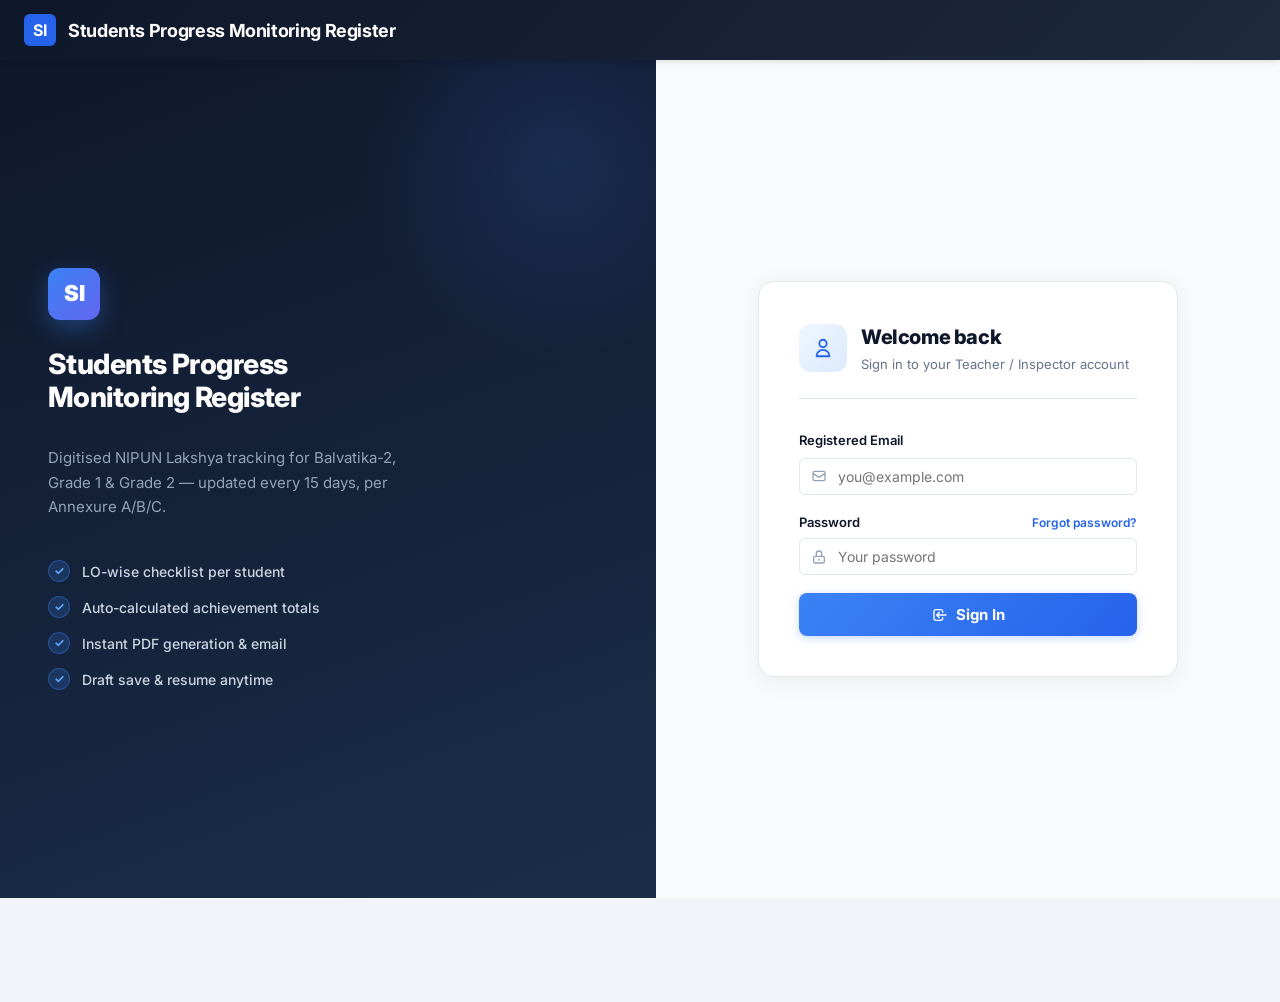
<file: progress.html>
<!DOCTYPE html>
<html>
<head>
  <meta charset="UTF-8">
  <meta name="viewport" content="width=device-width, initial-scale=1">
  <title>Students Progress Monitoring Register</title>
  <meta name="theme-color" content="#1a5276">
  <link rel="manifest" href="manifest.json">
  <link rel="apple-touch-icon" href="icons/apple-touch-icon.png">
  <link rel="icon" href="icons/icon-192.png">
  <link rel="stylesheet" href="styles.css">
  <style>
    /* Register-module-only additions (namespaced "spm-" so nothing in styles.css collides) */
    .spm-grade-tabs { display:flex; gap:10px; flex-wrap:wrap; margin-bottom:18px; }
    .spm-grade-tab {
      padding:8px 16px; border-radius:8px; border:1px solid #cbd5e1; background:#fff;
      cursor:pointer; font-weight:600; font-size:14px; color:#334155;
    }
    .spm-grade-tab.active { background:#1a5276; color:#fff; border-color:#1a5276; }
    .spm-grade-tab.disabled { opacity:0.5; cursor:not-allowed; }
    .spm-table-wrap { overflow-x:auto; }
    table.spm-register-table { width:100%; border-collapse:collapse; font-size:13px; min-width:640px; }
    table.spm-register-table th, table.spm-register-table td {
      border:1px solid #e2e8f0; padding:6px 8px; text-align:center; vertical-align:middle;
    }
    table.spm-register-table th { background:#f1f5f9; font-weight:600; }
    table.spm-register-table td.spm-name-cell, table.spm-register-table th.spm-name-cell { text-align:left; min-width:160px; }
    table.spm-register-table input[type="text"], table.spm-register-table input[type="number"] {
      width:100%; border:1px solid #cbd5e1; border-radius:4px; padding:4px 6px; font-size:13px;
    }
    table.spm-register-table input[type="checkbox"] { width:18px; height:18px; cursor:pointer; }
    table.spm-register-table tfoot td { background:#f8fafc; font-weight:700; }
    .spm-roll-col { width:50px; }
    .spm-remarks-col { min-width:140px; }
    .spm-section-label { font-size:11px; text-transform:uppercase; letter-spacing:0.04em; color:#64748b; }
    .spm-bulk-panel { margin:10px 0; padding:14px; background:#f8fafc; border:1px dashed #cbd5e1; border-radius:8px; }
    .spm-bulk-panel textarea { width:100%; min-height:90px; font-family:inherit; font-size:13px; padding:8px; border:1px solid #cbd5e1; border-radius:6px; }
    .spm-note { font-size:12.5px; color:#64748b; font-style:italic; margin:6px 0 14px; }
    .spm-kpi-pct { font-size:26px; font-weight:800; }
  </style>
  <script>
    if ('serviceWorker' in navigator) {
      window.addEventListener('load', function () {
        navigator.serviceWorker.register('sw.js').catch(function (err) {
          console.warn('Service worker registration failed:', err);
        });
      });
    }
  </script>
</head>
<body>
  <div id="app">
    <header class="topbar">
      <div class="topbar-brand">
        <a href="index.html" class="topbar-icon" style="text-decoration:none;">SI</a>
        <a href="index.html" class="topbar-title" style="color:inherit; text-decoration:none;">Students Progress Monitoring Register</a>
      </div>
      <div class="topbar-user" id="userBadge" style="display:none;">
        <a href="assets/nipun-memo-page1.png" target="_blank" class="btn-link" style="text-decoration:none;">📄 Official Memo</a>
        <a href="inspection.html" class="btn-link" style="text-decoration:none;">School Inspection Module</a>
        <span id="userName" class="user-badge-pill"></span>
        <span id="userRoleBadge" class="role-pill"></span>
        <button class="btn-link" id="logoutBtn">Logout</button>
      </div>
    </header>

    <main id="main" style="margin:0; padding:0; max-width:none;">
      <div id="view-login" class="view active">
        <div class="login-outer">
          <div class="login-panel-left">
            <div class="login-brand-icon">SI</div>
            <h2 class="login-brand-title">Students Progress<br>Monitoring Register</h2>
            <p class="login-brand-sub">Digitised NIPUN Lakshya tracking for Balvatika-2, Grade 1 &amp; Grade 2 — updated every 15 days, per Annexure A/B/C.</p>
            <div class="login-feature-list">
              <div class="login-feature-item"><div class="lfi-icon">✓</div><div>LO-wise checklist per student</div></div>
              <div class="login-feature-item"><div class="lfi-icon">✓</div><div>Auto-calculated achievement totals</div></div>
              <div class="login-feature-item"><div class="lfi-icon">✓</div><div>Instant PDF generation &amp; email</div></div>
              <div class="login-feature-item"><div class="lfi-icon">✓</div><div>Draft save &amp; resume anytime</div></div>
            </div>
          </div>

          <div class="login-panel-right">
            <div class="login-form-card">
              <div class="login-form-header">
                <div class="login-form-icon">
                  <svg width="22" height="22" fill="none" stroke="currentColor" viewBox="0 0 24 24"><path stroke-linecap="round" stroke-linejoin="round" stroke-width="2" d="M16 7a4 4 0 11-8 0 4 4 0 018 0zM12 14a7 7 0 00-7 7h14a7 7 0 00-7-7z"/></svg>
                </div>
                <div>
                  <h2 class="login-form-title">Welcome back</h2>
                  <p class="login-form-sub" id="loginFormSubtitle">Sign in to your Teacher / Inspector account</p>
                </div>
              </div>
              <!-- <p class="hint-box" style="margin-bottom:16px;">
                Issued under <a href="assets/nipun-memo-page1.png" target="_blank">F.No.30(1-17)/DEE/NIPUN Tripura Cell/2024</a>, dated 20/04/2026 — Directorate of Elementary Education, Government of Tripura.
              </p> -->

              <div id="loginPasswordStep">
                <div class="form-group">
                  <label>Registered Email</label>
                  <div class="input-icon-wrap">
                    <svg class="input-icon" width="16" height="16" fill="none" stroke="currentColor" viewBox="0 0 24 24"><path stroke-linecap="round" stroke-linejoin="round" stroke-width="2" d="M3 8l7.89 5.26a2 2 0 002.22 0L21 8M5 19h14a2 2 0 002-2V7a2 2 0 00-2-2H5a2 2 0 00-2 2v10a2 2 0 002 2z"/></svg>
                    <input type="email" id="loginEmail" placeholder="you@example.com" autocomplete="email">
                  </div>
                </div>
                <div class="form-group">
                  <div style="display:flex; justify-content:space-between; align-items:center;">
                    <label style="margin:0;">Password</label>
                    <button class="forgot-link" id="showResetBtn" type="button">Forgot password?</button>
                  </div>
                  <div class="input-icon-wrap" style="margin-top:6px;">
                    <svg class="input-icon" width="16" height="16" fill="none" stroke="currentColor" viewBox="0 0 24 24"><path stroke-linecap="round" stroke-linejoin="round" stroke-width="2" d="M12 15v2m-6 4h12a2 2 0 002-2v-6a2 2 0 00-2-2H6a2 2 0 00-2 2v6a2 2 0 002 2zm10-10V7a4 4 0 00-8 0v4h8z"/></svg>
                    <input type="password" id="loginPassword" placeholder="Your password" autocomplete="current-password">
                  </div>
                </div>
                <button class="btn btn-login" id="loginBtn">
                  <svg width="16" height="16" fill="none" stroke="currentColor" viewBox="0 0 24 24"><path stroke-linecap="round" stroke-linejoin="round" stroke-width="2" d="M11 16l-4-4m0 0l4-4m-4 4h14m-5 4v1a3 3 0 01-3 3H6a3 3 0 01-3-3V7a3 3 0 013-3h7a3 3 0 013 3v1"/></svg>
                  Sign In
                </button>
              </div>

              <div id="resetStep1" style="display:none;">
                <p class="hint-box">
                  <svg width="15" height="15" fill="none" stroke="currentColor" viewBox="0 0 24 24"><path stroke-linecap="round" stroke-linejoin="round" stroke-width="2" d="M13 16h-1v-4h-1m1-4h.01M21 12a9 9 0 11-18 0 9 9 0 0118 0z"/></svg>
                  First time here, or forgot your password? We'll email you a verification code.
                </p>
                <div class="form-group"><label>Registered Email</label><input type="email" id="resetEmail" placeholder="you@example.com"></div>
                <button class="btn btn-login" id="sendResetOtpBtn">Send Verification Code</button>
                <button class="btn btn-ghost" id="backToLoginBtn1">&larr; Back to Sign In</button>
              </div>

              <div id="resetStep2" style="display:none;">
                <p class="hint-box">Enter the 6-digit code sent to <strong id="resetEmailDisplay"></strong>, and choose a new password.</p>
                <div class="form-group"><label>Verification Code</label><input type="text" id="resetOtpInput" maxlength="6" placeholder="123456" style="letter-spacing:0.3em; font-size:20px; text-align:center;"></div>
                <div class="form-group"><label>New Password</label><input type="password" id="resetNewPassword" placeholder="At least 6 characters"></div>
                <div class="form-group"><label>Confirm New Password</label><input type="password" id="resetConfirmPassword" placeholder="Re-enter password"></div>
                <button class="btn btn-login" id="setPasswordBtn">Set New Password</button>
                <button class="btn btn-ghost" id="backToLoginBtn2">&larr; Back to Sign In</button>
              </div>

              <div id="loginMsg"></div>
            </div>
          </div>
        </div>
      </div>

      <!-- Sub-nav -->
      <div id="dashboardNav" class="nav-tabs-bar" style="display:none;">
        <div class="nav-tab-item active" id="tabMyRegisters" onclick="switchDashboardTab('my')">
          <svg width="16" height="16" fill="none" stroke="currentColor" viewBox="0 0 24 24"><path stroke-linecap="round" stroke-linejoin="round" stroke-width="2" d="M9 12h6m-6 4h6m2 5H7a2 2 0 01-2-2V5a2 2 0 012-2h5.586a1 1 0 01.707.293l5.414 5.414a1 1 0 01.293.707V19a2 2 0 01-2 2z"></path></svg>
          My Registers
        </div>
        <div class="nav-tab-item" id="tabAdminRegisters" onclick="switchDashboardTab('admin')">
          <svg width="16" height="16" fill="none" stroke="currentColor" viewBox="0 0 24 24"><path stroke-linecap="round" stroke-linejoin="round" stroke-width="2" d="M9 19v-6a2 2 0 00-2-2H5a2 2 0 00-2 2v6a2 2 0 002 2h2a2 2 0 002-2zm0 0V9a2 2 0 012-2h2a2 2 0 012 2v10m-6 0a2 2 0 002 2h2a2 2 0 002-2m0 0V5a2 2 0 012-2h2a2 2 0 012 2v14a2 2 0 01-2 2h-2a2 2 0 01-2-2z"></path></svg>
          <span id="tabAdminRegistersLabel">Dashboard &amp; NIPUN Analytics</span>
        </div>
      </div>

      <div class="content-wrap">

        <!-- VIEW: MY REGISTERS -->
        <div id="view-dashboard" class="view">
          <div class="card">
            <div class="top-actions">
              <div>
                <h2 style="margin:0;">My Progress Monitoring Registers</h2>
                <span class="kpi-sub">Track drafts &amp; submitted registers for Balvatika-2, Grade 1 and Grade 2</span>
              </div>
              <button class="btn" id="newFormBtn">+ New Register</button>
            </div>
            <div id="dashboardMsg"></div>
            <table class="dash-table" id="dashboardTable">
              <thead><tr><th>School Name</th><th>Period</th><th>Students (B2 / G1 / G2)</th><th>% Achieved</th><th>Status</th><th>Last Updated</th><th>Actions</th></tr></thead>
              <tbody id="dashboardBody"></tbody>
            </table>
          </div>
        </div>

        <!-- VIEW: ADMIN / BLOCK DASHBOARD -->
        <div id="view-admin-dashboard" class="view">
          <div class="kpi-sub" id="dashboardScopeLabel" style="margin-bottom:14px; font-size:14px;"></div>
          <div class="kpi-grid">
            <div class="kpi-card water">
              <div class="kpi-title">Total Registers Filed</div>
              <div class="kpi-value" id="kpiTotalRegisters">0</div>
              <div class="kpi-sub" id="kpiTotalRegistersSub">Across all grades &amp; schools</div>
            </div>
            <div class="kpi-card pmposhan">
              <div class="kpi-title">Students Covered</div>
              <div class="kpi-value" id="kpiTotalStudents">0</div>
              <div class="kpi-sub" id="kpiTotalStudentsSub">Cumulative across registers</div>
            </div>
            <div class="kpi-card students">
              <div class="kpi-title">Overall Lakshya Achievement</div>
              <div class="kpi-value" id="kpiOverallAchievement">0%</div>
              <div class="kpi-sub" id="kpiOverallAchievementSub">Avg. across all LOs</div>
            </div>
            <div class="kpi-card teachers">
              <div class="kpi-title">15-Day Update Compliance</div>
              <div class="kpi-value" id="kpiUpdateCompliance">0%</div>
              <div class="kpi-sub" id="kpiUpdateComplianceSub">Schools updated in the last 15 days</div>
            </div>
          </div>

          <div class="card">
            <h3>Grade-wise Lakshya Achievement</h3>
            <div class="kpi-sub" style="margin-bottom:10px;">% of assessed students marked "achieved" for each Learning Outcome, per grade.</div>
            <table class="dash-table" id="gradeBreakdownTable">
              <thead><tr><th>Grade</th><th>Registers</th><th>Students Assessed</th><th>Learning Outcome</th><th>% Achieved</th></tr></thead>
              <tbody id="gradeBreakdownBody"></tbody>
            </table>
          </div>

          <div class="card">
            <h3>School-wise Progress</h3>
            <div class="kpi-sub" style="margin-bottom:10px;">Overall Lakshya achievement per school, across all grades and registers filed there.</div>
            <table class="dash-table" id="schoolBreakdownTable">
              <thead><tr><th>School Name</th><th>UDISE Code</th><th>Grades Covered</th><th>Registers</th><th>Students Assessed</th><th>% Achieved</th><th>Last Updated</th></tr></thead>
              <tbody id="schoolBreakdownBody"></tbody>
            </table>
          </div>

          <div class="card">
            <h3>Teacher-wise Progress</h3>
            <div class="kpi-sub" style="margin-bottom:10px;">Comparative view of registers filed and achievement by assigned teacher.</div>
            <table class="dash-table" id="teacherBreakdownTable">
              <thead><tr><th>Teacher</th><th>Block</th><th>Registers</th><th>Students Assessed</th><th>% Achieved</th><th>Last Submission</th></tr></thead>
              <tbody id="teacherBreakdownBody"></tbody>
            </table>
          </div>

          <div class="card">
            <div class="top-actions">
              <h2 id="masterTableTitle">Master Register Records</h2>
              <div class="filter-bar" style="margin:0;">
                <input type="text" id="adminSearchInput" placeholder="Search school or teacher..." oninput="filterAdminMasterTable()">
                <select id="adminGradeFilter" onchange="filterAdminMasterTable()">
                  <option value="">All Grades</option>
                  <option value="balvatika2">Balvatika-2</option>
                  <option value="grade1">Grade 1</option>
                  <option value="grade2">Grade 2</option>
                </select>
                <select id="adminStatusFilter" onchange="filterAdminMasterTable()">
                  <option value="">All Statuses</option>
                  <option value="Submitted">Submitted</option>
                  <option value="Draft">Draft</option>
                </select>
              </div>
            </div>
            <div id="adminMasterMsg"></div>
            <table class="dash-table" id="adminMasterTable">
              <thead>
                <tr>
                  <th>School Name</th><th>Teacher</th>
                  <th id="masterTableBlockHeader" style="display:none;">Block</th>
                  <th>Period</th><th>Students (B2 / G1 / G2)</th><th>% Achieved</th><th>Status</th><th>Actions</th>
                </tr>
              </thead>
              <tbody id="adminMasterBody"></tbody>
            </table>
          </div>
        </div>

        <!-- VIEW: FORM -->
        <div id="view-form" class="view">
          <div class="card">
            <div class="top-actions">
              <h2 style="margin:0;" id="formTitle">New Register</h2>
              <button class="btn btn-secondary" id="backToDashBtn">&larr; Back to Dashboard</button>
            </div>

            <div id="formMsg"></div>

            <label>Grade / Class (switch tabs to fill each — all three are part of the same register)</label>
            <div class="spm-grade-tabs" id="gradeTabs">
              <div class="spm-grade-tab active" data-grade="balvatika2">Balvatika-2 (Annexure A)</div>
              <div class="spm-grade-tab" data-grade="grade1">Grade 1 (Annexure B)</div>
              <div class="spm-grade-tab" data-grade="grade2">Grade 2 (Annexure C)</div>
            </div>

            <div id="readOnlyBanner" style="display:none; background:#fef3c7; border:1px solid #f59e0b; color:#92400e; padding:10px 14px; border-radius:8px; margin-bottom:16px; font-size:13.5px;">
              This register has been submitted and can no longer be edited. You can still switch tabs to review any of the three grades, and download the PDF below.
            </div>

            <h3>School &amp; Period Details</h3>
            <div class="row">
              <div><label>School Name</label><input type="text" id="f_schoolName"></div>
              <div><label>UDISE Code</label><input type="text" id="f_udiseCode"></div>
            </div>
            <div class="row">
              <div><label>Period From</label><input type="date" id="f_periodFrom"></div>
              <div><label>Period To</label><input type="date" id="f_periodTo"></div>
            </div>
            <p class="spm-note">** As per memo F.No.4(59)/DEE/GEN/2021/2010, the register should be updated by the assigned teacher every 15 days via continuous, non-formal assessment.</p>

            <h3>Students &amp; Learning Outcomes</h3>
            <div class="spm-bulk-panel">
              <label>Quick-add students (one per line — "Roll No, Name" or "Roll No&nbsp;&nbsp;Name", or just names)</label>
              <textarea id="bulkAddInput" placeholder="1, Aarav Debbarma&#10;2, Priya Sarkar&#10;3, Rohit Das"></textarea>
              <div style="margin-top:8px; display:flex; gap:8px;">
                <button class="btn btn-small" id="bulkAddBtn" type="button">Add Rows</button>
                <button class="btn btn-small btn-secondary" id="addSingleRowBtn" type="button">+ Add Single Row</button>
              </div>
            </div>

            <div class="spm-table-wrap">
              <table class="spm-register-table" id="registerTable">
                <thead id="registerTableHead"></thead>
                <tbody id="registerTableBody"></tbody>
                <tfoot id="registerTableFoot"></tfoot>
              </table>
            </div>

            <h3>Signatures</h3>
            <p class="hint">Typed names are recorded here for the record; physical signature is applied on the printed PDF.</p>
            <div class="row">
              <div>
                <label>Signature of Assigned Teacher</label>
                <input type="text" id="f_teacherSignName" placeholder="Teacher name">
              </div>
              <div>
                <label>Signature of Principal / Headmaster / TIC</label>
                <input type="text" id="f_principalSignName" placeholder="Principal / HM / TIC name">
              </div>
            </div>

            <div style="margin-top:20px; display:flex; gap:10px; flex-wrap:wrap;" id="formActionButtons">
              <button class="btn btn-secondary" id="saveDraftBtn">Save Draft</button>
              <button class="btn btn-secondary" id="previewPdfBtn">Preview PDF</button>
              <button class="btn" id="submitFormBtn">Submit &amp; Email PDF for Signature</button>
            </div>
            <div style="margin-top:20px; display:none;" id="readOnlyActionButtons">
              <a class="btn btn-secondary" id="viewPdfLink" href="#" target="_blank">View / Download PDF</a>
            </div>
          </div>
        </div>

      </div><!-- /.content-wrap -->
    </main>
  </div>

  <script src="progress.js"></script>
</body>
</html>
</file>
<file: styles.css>
@import url('https://fonts.googleapis.com/css2?family=Inter:wght@300;400;500;600;700&display=swap');

:root {
  --primary: #0f172a;
  --primary-light: #f8fafc;
  --accent: #2563eb;
  --accent-light: #eff6ff;
  --accent-border: #bfdbfe;
  --success: #10b981;
  --success-light: #ecfdf5;
  --warning: #f59e0b;
  --warning-light: #fffbeb;
  --danger: #ef4444;
  --danger-light: #fef2f2;
  --border: #e2e8f0;
  --bg: #f1f5f9;
  --card-bg: #ffffff;
  --text-main: #0f172a;
  --text-sub: #64748b;
  --shadow-sm: 0 1px 3px rgba(0,0,0,0.05), 0 1px 2px rgba(0,0,0,0.06);
  --shadow-md: 0 4px 6px -1px rgba(0,0,0,0.07), 0 2px 4px -1px rgba(0,0,0,0.04);
  --shadow-lg: 0 10px 15px -3px rgba(0,0,0,0.08), 0 4px 6px -2px rgba(0,0,0,0.04);
  --radius-sm: 6px;
  --radius-md: 10px;
  --radius-lg: 16px;
}

* { box-sizing: border-box; }
body {
  font-family: 'Inter', system-ui, -apple-system, BlinkMacSystemFont, 'Segoe UI', Roboto, sans-serif;
  margin: 0;
  background: var(--bg);
  color: var(--text-main);
  line-height: 1.5;
  -webkit-font-smoothing: antialiased;
}

/* Topbar */
.topbar {
  background: linear-gradient(135deg, #0f172a 0%, #1e293b 100%);
  color: white;
  padding: 14px 24px;
  display: flex;
  justify-content: space-between;
  align-items: center;
  box-shadow: var(--shadow-md);
  position: sticky;
  top: 0;
  z-index: 100;
}
.topbar-brand {
  display: flex;
  align-items: center;
  gap: 12px;
}
.topbar-icon {
  width: 32px;
  height: 32px;
  background: var(--accent);
  border-radius: var(--radius-sm);
  display: flex;
  align-items: center;
  justify-content: center;
  font-weight: 700;
  font-size: 16px;
  color: white;
}
.topbar-title { font-size: 18px; font-weight: 700; letter-spacing: -0.02em; }
.topbar-user { display: flex; align-items: center; gap: 14px; font-size: 14px; }
.user-badge-pill {
  background: rgba(255,255,255,0.12);
  padding: 5px 12px;
  border-radius: 20px;
  font-weight: 500;
  border: 1px solid rgba(255,255,255,0.15);
}
.btn-link {
  background: none;
  border: none;
  color: #93c5fd;
  text-decoration: none;
  cursor: pointer;
  font-size: 14px;
  font-weight: 500;
  transition: color 0.15s ease;
}
.btn-link:hover { color: #ffffff; text-decoration: underline; }

/* Navigation Bar */
.nav-tabs-bar {
  background: var(--card-bg);
  border-bottom: 1px solid var(--border);
  padding: 0 24px;
  display: flex;
  gap: 8px;
  box-shadow: var(--shadow-sm);
}
.nav-tab-item {
  padding: 12px 18px;
  font-weight: 600;
  font-size: 14px;
  color: var(--text-sub);
  border-bottom: 3px solid transparent;
  cursor: pointer;
  transition: all 0.2s ease;
  display: flex;
  align-items: center;
  gap: 8px;
}
.nav-tab-item:hover { color: var(--accent); }
.nav-tab-item.active {
  color: var(--accent);
  border-bottom-color: var(--accent);
}

main { max-width: 1200px; margin: 24px auto; padding: 0 20px 80px; }
.content-wrap { max-width: 1200px; margin: 0 auto; padding: 24px 20px 80px; }

/* Cards */
.card {
  background: var(--card-bg);
  border: 1px solid var(--border);
  border-radius: var(--radius-md);
  padding: 24px;
  margin-bottom: 20px;
  box-shadow: var(--shadow-sm);
  transition: box-shadow 0.2s ease;
}
.card:hover { box-shadow: var(--shadow-md); }

h2 { color: var(--primary); margin-top: 0; font-weight: 700; font-size: 20px; letter-spacing: -0.01em; }
h3 { color: var(--primary); font-size: 16px; font-weight: 600; margin-top: 0; margin-bottom: 16px; padding-bottom: 8px; border-bottom: 1px solid var(--border); }
h4 { color: var(--primary); margin: 18px 0 6px; font-size: 14px; font-weight: 600; }

/* Buttons */
.btn {
  background: var(--accent);
  color: white;
  border: none;
  padding: 9px 18px;
  border-radius: var(--radius-sm);
  cursor: pointer;
  font-size: 14px;
  font-weight: 600;
  display: inline-flex;
  align-items: center;
  gap: 6px;
  transition: all 0.15s ease;
  box-shadow: 0 1px 2px rgba(37,99,235,0.2);
}
.btn:hover { background: #1d4ed8; transform: translateY(-1px); box-shadow: 0 4px 8px rgba(37,99,235,0.3); }
.btn:disabled { opacity: 0.6; cursor: not-allowed; transform: none !important; }
.btn-secondary { background: #64748b; box-shadow: none; }
.btn-secondary:hover { background: #475569; }
.btn-danger { background: var(--danger); box-shadow: none; }
.btn-danger:hover { background: #dc2626; }
.btn-success { background: var(--success); box-shadow: none; }
.btn-success:hover { background: #059669; }
.btn-small { padding: 6px 12px; font-size: 13px; margin: 0; }
.btn-outline { background: transparent; border: 1px solid var(--border); color: var(--text-main); }
.btn-outline:hover { background: var(--primary-light); color: var(--accent); }

/* Form Inputs */
label { display: block; font-weight: 600; margin: 12px 0 5px; font-size: 13px; color: var(--text-main); }
input[type=text], input[type=number], input[type=date], input[type=email], input[type=password], textarea, select {
  width: 100%; padding: 9px 12px; border: 1px solid var(--border); border-radius: var(--radius-sm); font-size: 14px;
  font-family: inherit; color: var(--text-main); background: #ffffff; transition: border-color 0.15s ease, box-shadow 0.15s ease;
}
input:focus, textarea:focus, select:focus {
  outline: none; border-color: var(--accent); box-shadow: 0 0 0 3px var(--accent-light);
}
textarea { min-height: 70px; resize: vertical; }

.row { display: flex; gap: 16px; flex-wrap: wrap; }
.row > div { flex: 1; min-width: 180px; }

/* Status Badges */
.badge { padding: 4px 10px; border-radius: 20px; font-size: 12px; font-weight: 600; display: inline-block; }
.badge.Draft { background: var(--warning-light); color: #b45309; border: 1px solid #fde68a; }
.badge.Submitted { background: var(--success-light); color: #047857; border: 1px solid #a7f3d0; }
.badge.Active { background: var(--accent-light); color: var(--accent); border: 1px solid var(--accent-border); }

/* Dashboard KPI Grid */
.kpi-grid {
  display: grid;
  grid-template-columns: repeat(auto-fit, minmax(220px, 1fr));
  gap: 16px;
  margin-bottom: 24px;
}
.kpi-card {
  background: var(--card-bg);
  border: 1px solid var(--border);
  border-radius: var(--radius-md);
  padding: 18px 20px;
  box-shadow: var(--shadow-sm);
  position: relative;
  overflow: hidden;
}
.kpi-card::before {
  content: '';
  position: absolute;
  top: 0; left: 0; width: 4px; height: 100%;
  background: var(--accent);
}
.kpi-card.water::before { background: #0284c7; }
.kpi-card.pmposhan::before { background: #d97706; }
.kpi-card.students::before { background: #059669; }
.kpi-card.teachers::before { background: #7c3aed; }
.kpi-title { font-size: 12px; font-weight: 600; text-transform: uppercase; letter-spacing: 0.05em; color: var(--text-sub); }
.kpi-value { font-size: 26px; font-weight: 700; margin: 6px 0 2px; color: var(--text-main); }
.kpi-sub { font-size: 12px; color: var(--text-sub); }

/* Tables */
.dash-table, table.data-table {
  width: 100%;
  border-collapse: separate;
  border-spacing: 0;
  margin: 12px 0;
}
.dash-table th, table.data-table th {
  background: var(--primary-light);
  color: var(--text-sub);
  font-weight: 600;
  font-size: 12px;
  text-transform: uppercase;
  letter-spacing: 0.04em;
  padding: 12px 14px;
  border-bottom: 2px solid var(--border);
  text-align: left;
}
.dash-table td, table.data-table td {
  padding: 12px 14px;
  border-bottom: 1px solid var(--border);
  font-size: 13px;
  color: var(--text-main);
}
.dash-table tbody tr:hover, table.data-table tbody tr:hover {
  background: #f8fafc;
}

/* Comparative Analytics Layout */
.comp-section-header {
  display: flex;
  justify-content: space-between;
  align-items: center;
  flex-wrap: wrap;
  gap: 12px;
  margin-bottom: 16px;
}
.comp-inspector-selector {
  display: flex;
  gap: 8px;
  flex-wrap: wrap;
  align-items: center;
}
.comp-inspector-chip {
  padding: 6px 12px;
  border-radius: 20px;
  background: var(--primary-light);
  border: 1px solid var(--border);
  font-size: 12px;
  font-weight: 600;
  cursor: pointer;
  transition: all 0.15s ease;
}
.comp-inspector-chip.selected {
  background: var(--accent);
  color: white;
  border-color: var(--accent);
}

.comp-cards-grid {
  display: grid;
  grid-template-columns: repeat(auto-fit, minmax(200px, 1fr));
  gap: 16px;
  margin-bottom: 24px;
}
.comp-card {
  background: var(--card-bg);
  border: 1px solid var(--border);
  border-radius: var(--radius-md);
  padding: 16px;
  text-align: center;
  box-shadow: var(--shadow-sm);
}
.comp-card-avatar {
  width: 44px; height: 44px;
  background: linear-gradient(135deg, #3b82f6 0%, #1d4ed8 100%);
  color: white;
  font-weight: 700;
  font-size: 18px;
  border-radius: 50%;
  display: flex;
  align-items: center;
  justify-content: center;
  margin: 0 auto 10px;
}
.comp-card-name { font-weight: 700; font-size: 14px; margin-bottom: 2px; }
.comp-card-designation { font-size: 11px; color: var(--text-sub); margin-bottom: 10px; }
.comp-metric-row {
  display: flex;
  justify-content: space-between;
  font-size: 12px;
  padding: 4px 0;
  border-top: 1px dashed var(--border);
}
.comp-metric-row span:last-child { font-weight: 600; }

/* Progress bar inside table */
.bar-container {
  width: 100%;
  background: #e2e8f0;
  border-radius: 10px;
  height: 8px;
  overflow: hidden;
  margin-top: 4px;
}
.bar-fill {
  height: 100%;
  border-radius: 10px;
  background: var(--accent);
  transition: width 0.3s ease;
}
.bar-fill.success { background: var(--success); }
.bar-fill.warning { background: var(--warning); }
.bar-fill.danger { background: var(--danger); }

/* Tabs & Views */
.view { display: none; }
.view.active { display: block; }
.tabs { display: flex; gap: 8px; margin-bottom: 20px; flex-wrap: wrap; border-bottom: 1px solid var(--border); padding-bottom: 10px; }
.tab-btn {
  padding: 8px 16px;
  border: 1px solid var(--border);
  background: white;
  border-radius: 20px;
  cursor: pointer;
  font-size: 13px;
  font-weight: 500;
  transition: all 0.15s ease;
}
.tab-btn:hover { background: var(--primary-light); }
.tab-btn.active { background: var(--accent); color: white; border-color: var(--accent); font-weight: 600; }
.part { display: none; }
.part.active { display: block; }

/* Message Banners */
.msg { padding: 12px 16px; border-radius: var(--radius-sm); margin: 12px 0; font-size: 13px; font-weight: 500; }
.msg.error { background: var(--danger-light); color: var(--danger); border: 1px solid #fca5a5; }
.msg.success { background: var(--success-light); color: #047857; border: 1px solid #6ee7b7; }

.top-actions { display: flex; justify-content: space-between; align-items: center; margin-bottom: 16px; flex-wrap: wrap; gap: 12px; }
.filter-bar { display: flex; gap: 12px; align-items: center; flex-wrap: wrap; background: var(--primary-light); padding: 12px 16px; border-radius: var(--radius-sm); border: 1px solid var(--border); margin-bottom: 16px; }
.filter-bar select, .filter-bar input { width: auto; min-width: 150px; }

/* PWA Home Launcher */
.home-main { max-width: 800px; margin: 40px auto; padding: 0 20px 60px; }
.home-intro { color: var(--text-sub); font-size: 15px; margin-bottom: 24px; }
.module-grid { display: grid; grid-template-columns: 1fr; gap: 16px; }
.module-card {
  display: flex; align-items: center; gap: 18px; background: white; border: 1px solid var(--border);
  border-radius: var(--radius-md); padding: 20px 24px; text-decoration: none; color: inherit;
  transition: all 0.2s ease; box-shadow: var(--shadow-sm);
}
.module-card:hover { box-shadow: var(--shadow-md); transform: translateY(-2px); border-color: var(--accent-border); }
.module-icon {
  flex: 0 0 auto; width: 56px; height: 56px; border-radius: var(--radius-sm);
  background: var(--accent-light); display: flex; align-items: center; justify-content: center; overflow: hidden;
}
.module-icon img { width: 40px; height: 40px; }
.module-body { flex: 1; min-width: 0; }
.module-body h3 { margin: 0 0 4px; color: var(--primary); font-size: 18px; border: none; padding: 0; }
.module-body p { margin: 0; color: var(--text-sub); font-size: 14px; line-height: 1.4; }
.module-arrow { flex: 0 0 auto; font-size: 22px; color: var(--accent); }

/* ═══════════════════════════════════
   PREMIUM LOGIN PAGE
══════════════════════════════════ */
/* #view-login {
  display: flex;
  align-items: stretch;
  min-height: calc(100vh - 62px);
} */
 #view-login {
  min-height: calc(100vh - 62px);
}

#view-login.active {
  display: flex;
}
.login-outer {
  display: flex;
  width: 100%;
  min-height: calc(100vh - 62px);
}

/* Left branding panel */
.login-panel-left {
  flex: 1;
  background: linear-gradient(160deg, #0f172a 0%, #1a2e4a 100%);
  color: white;
  padding: 60px 48px;
  display: flex;
  flex-direction: column;
  justify-content: center;
  position: relative;
  overflow: hidden;
}
.login-panel-left::before {
  content: '';
  position: absolute;
  top: -100px; right: -100px;
  width: 400px; height: 400px;
  background: radial-gradient(ellipse, rgba(59,130,246,0.15) 0%, transparent 70%);
  pointer-events: none;
}
.login-brand-icon {
  width: 52px; height: 52px;
  background: linear-gradient(135deg, #3b82f6, #6366f1);
  border-radius: 12px;
  display: flex; align-items: center; justify-content: center;
  font-weight: 900; font-size: 22px; color: white;
  margin-bottom: 28px;
  box-shadow: 0 8px 24px rgba(59,130,246,0.35);
}
.login-brand-title {
  font-size: 28px;
  font-weight: 800;
  letter-spacing: -0.02em;
  line-height: 1.2;
  margin-bottom: 16px;
  color: white;
}
.login-brand-sub {
  font-size: 15px;
  color: #94a3b8;
  line-height: 1.65;
  margin-bottom: 40px;
  max-width: 360px;
}
.login-feature-list { display: flex; flex-direction: column; gap: 14px; }
.login-feature-item {
  display: flex;
  align-items: center;
  gap: 12px;
  font-size: 14px;
  color: #cbd5e1;
  font-weight: 500;
}
.lfi-icon {
  width: 22px; height: 22px;
  border-radius: 50%;
  background: rgba(59,130,246,0.2);
  border: 1px solid rgba(59,130,246,0.35);
  color: #60a5fa;
  font-size: 12px;
  font-weight: 700;
  display: flex; align-items: center; justify-content: center;
  flex-shrink: 0;
}

/* Right form panel */
.login-panel-right {
  flex: 1;
  background: #f8fafc;
  display: flex;
  align-items: center;
  justify-content: center;
  padding: 48px 32px;
}
.login-form-card {
  background: white;
  border: 1px solid var(--border);
  border-radius: 16px;
  padding: 40px;
  width: 100%;
  max-width: 420px;
  box-shadow: 0 4px 24px rgba(0,0,0,0.06);
}
.login-form-header {
  display: flex;
  align-items: center;
  gap: 14px;
  margin-bottom: 32px;
  padding-bottom: 24px;
  border-bottom: 1px solid var(--border);
}
.login-form-icon {
  width: 48px; height: 48px;
  background: linear-gradient(135deg, #eff6ff, #dbeafe);
  border-radius: 12px;
  display: flex; align-items: center; justify-content: center;
  color: var(--accent);
  flex-shrink: 0;
}
.login-form-title {
  font-size: 20px;
  font-weight: 800;
  color: var(--primary);
  letter-spacing: -0.02em;
  margin: 0 0 3px;
}
.login-form-sub { font-size: 13px; color: var(--text-sub); margin: 0; }

.form-group { margin-bottom: 18px; }
.form-group label { display: block; font-weight: 600; font-size: 13px; color: var(--text-main); margin-bottom: 7px; }

/* Input with icon */
.input-icon-wrap {
  position: relative;
}
.input-icon {
  position: absolute;
  left: 12px;
  top: 50%;
  transform: translateY(-50%);
  color: #94a3b8;
  pointer-events: none;
}
.input-icon-wrap input {
  padding-left: 38px !important;
}

.btn-login {
  width: 100%;
  background: linear-gradient(135deg, #3b82f6, #2563eb);
  color: white;
  border: none;
  padding: 12px 20px;
  border-radius: 8px;
  cursor: pointer;
  font-size: 15px;
  font-weight: 700;
  font-family: inherit;
  display: flex;
  align-items: center;
  justify-content: center;
  gap: 8px;
  transition: all 0.2s ease;
  box-shadow: 0 2px 8px rgba(59,130,246,0.3);
  margin-top: 8px;
}
.btn-login:hover { transform: translateY(-1px); box-shadow: 0 6px 18px rgba(59,130,246,0.45); }
.btn-login:disabled { opacity: 0.6; cursor: not-allowed; transform: none; }

.forgot-link {
  background: none;
  border: none;
  color: var(--accent);
  font-size: 12px;
  font-weight: 600;
  cursor: pointer;
  font-family: inherit;
  padding: 0;
  text-decoration: none;
  transition: color 0.15s;
}
.forgot-link:hover { color: var(--accent-dark, #1d4ed8); text-decoration: underline; }

.btn-ghost {
  width: 100%;
  background: none;
  border: 1px solid var(--border);
  color: var(--text-sub);
  padding: 10px 20px;
  border-radius: 8px;
  cursor: pointer;
  font-size: 14px;
  font-weight: 600;
  font-family: inherit;
  display: block;
  text-align: center;
  margin-top: 10px;
  transition: all 0.15s;
}
.btn-ghost:hover { background: var(--primary-light); color: var(--text-main); }

.hint-box {
  background: #eff6ff;
  border: 1px solid #bfdbfe;
  border-radius: 8px;
  padding: 12px 14px;
  font-size: 13px;
  color: #1d4ed8;
  display: flex;
  align-items: flex-start;
  gap: 8px;
  margin-bottom: 20px;
  line-height: 1.5;
}
.hint-box svg { flex-shrink: 0; margin-top: 1px; }

/* Role pill badges (topbar) */
.role-pill {
  padding: 3px 10px;
  border-radius: 20px;
  font-size: 11px;
  font-weight: 700;
  text-transform: uppercase;
  letter-spacing: 0.06em;
}
.role-pill.role-admin {
  background: rgba(251,191,36,0.2);
  color: #fbbf24;
  border: 1px solid rgba(251,191,36,0.25);
}
.role-pill.role-inspector {
  background: rgba(59,130,246,0.15);
  color: #93c5fd;
  border: 1px solid rgba(59,130,246,0.2);
}

/* Responsive: stack login panels on mobile */
@media (max-width: 768px) {
  .login-outer { flex-direction: column; }
  .login-panel-left { padding: 36px 24px; min-height: auto; }
  .login-panel-left::before { display: none; }
  .login-brand-title { font-size: 22px; }
  .login-brand-sub { display: none; }
  .login-panel-right { padding: 32px 20px; }
  .login-form-card { padding: 28px 20px; }
}
</file>
